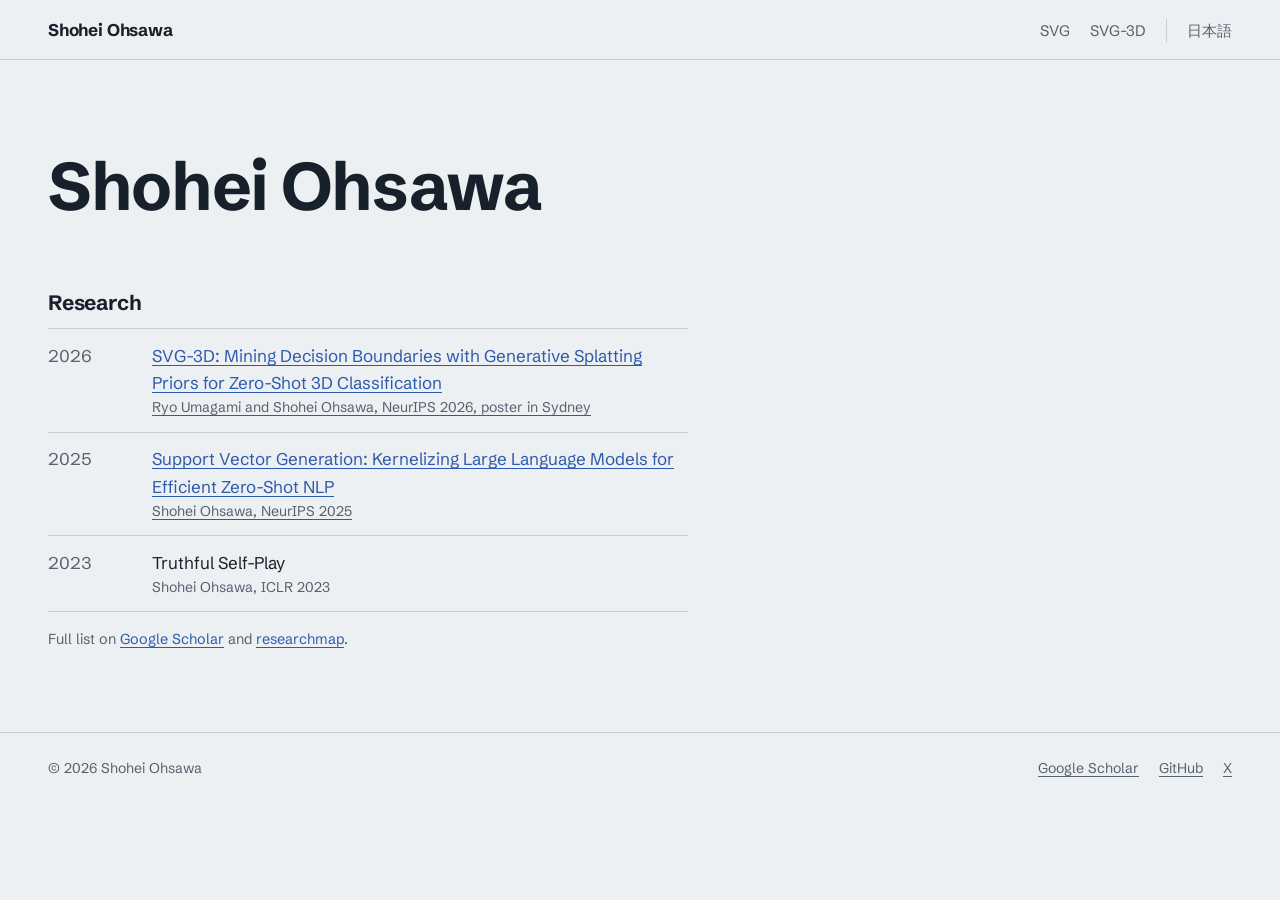
<file: index.html>
<!DOCTYPE html>
<html lang="en">
<head>
<meta charset="utf-8">
<meta name="viewport" content="width=device-width, initial-scale=1">
<title>Shohei Ohsawa</title>
<meta name="description" content="Shohei Ohsawa — machine learning researcher. Support Vector Generation (NeurIPS 2025), SVG-3D (NeurIPS 2026), Truthful Self-Play (ICLR 2023).">
<link rel="canonical" href="https://ohsaworks.com/">
<link rel="alternate" hreflang="en" href="https://ohsaworks.com/">
<link rel="alternate" hreflang="ja" href="https://ohsaworks.com/ja/">
<link rel="alternate" hreflang="x-default" href="https://ohsaworks.com/">
<meta property="og:locale" content="en_US">
<meta property="og:type" content="profile">
<meta property="og:title" content="Shohei Ohsawa">
<meta property="og:description" content="Machine learning researcher. Support Vector Generation (NeurIPS 2025), SVG-3D (NeurIPS 2026).">
<meta property="og:url" content="https://ohsaworks.com/">
<meta name="twitter:card" content="summary">
<link rel="preconnect" href="https://fonts.googleapis.com">
<link rel="preconnect" href="https://fonts.gstatic.com" crossorigin>
<link rel="stylesheet" href="https://fonts.googleapis.com/css2?family=Schibsted+Grotesk:wght@400;500;700&family=STIX+Two+Text:ital@1&display=swap">
<link rel="stylesheet" href="assets/site.css">
<script type="application/ld+json">
{"@context":"https://schema.org","@type":"Person","name":"Shohei Ohsawa","alternateName":"大澤昇平","url":"https://ohsaworks.com/",
 "sameAs":["https://scholar.google.com/citations?user=TrFlIx4AAAAJ","https://researchmap.jp/alembert","https://github.com/Ohsaworks","https://x.com/Ohsaworks"],
 "alumniOf":{"@type":"CollegeOrUniversity","name":"The University of Tokyo"}}
</script>
</head>
<body>
<div class="bar">
  <a class="home" href="./">Shohei Ohsawa</a>
  <nav aria-label="Research">
    <a href="svg/">SVG</a>
    <a href="svg/3d/">SVG-3D</a>
    <a class="lang" href="ja/" hreflang="ja" lang="ja">日本語</a>
  </nav>
</div>

<main>
  <div class="col">
    <header class="home-hero">
      <h1>Shohei Ohsawa</h1>
    </header>

    <section>
      <h2>Research</h2>
      <ul class="series">
        <li><span class="yr">2026</span><a href="svg/3d/">SVG-3D: Mining Decision Boundaries with Generative Splatting Priors for Zero-Shot 3D Classification<small>Ryo Umagami and Shohei Ohsawa, NeurIPS 2026, poster in Sydney</small></a></li>
        <li><span class="yr">2025</span><a href="svg/">Support Vector Generation: Kernelizing Large Language Models for Efficient Zero-Shot NLP<small>Shohei Ohsawa, NeurIPS 2025</small></a></li>
        <li><span class="yr">2023</span><span>Truthful Self-Play<small>Shohei Ohsawa, ICLR 2023</small></span></li>
      </ul>
      <p class="note" style="margin-top:1rem">Full list on <a href="https://scholar.google.com/citations?user=TrFlIx4AAAAJ">Google Scholar</a> and <a href="https://researchmap.jp/alembert">researchmap</a>.</p>
    </section>
  </div>
</main>

<footer>
  <span class="copy">© 2026 Shohei Ohsawa</span>
  <a href="https://scholar.google.com/citations?user=TrFlIx4AAAAJ">Google Scholar</a>
  <a href="https://github.com/Ohsaworks">GitHub</a>
  <a href="https://x.com/Ohsaworks">X</a>
</footer>
<script src="assets/boundary.js"></script>
</body>
</html>
</file>
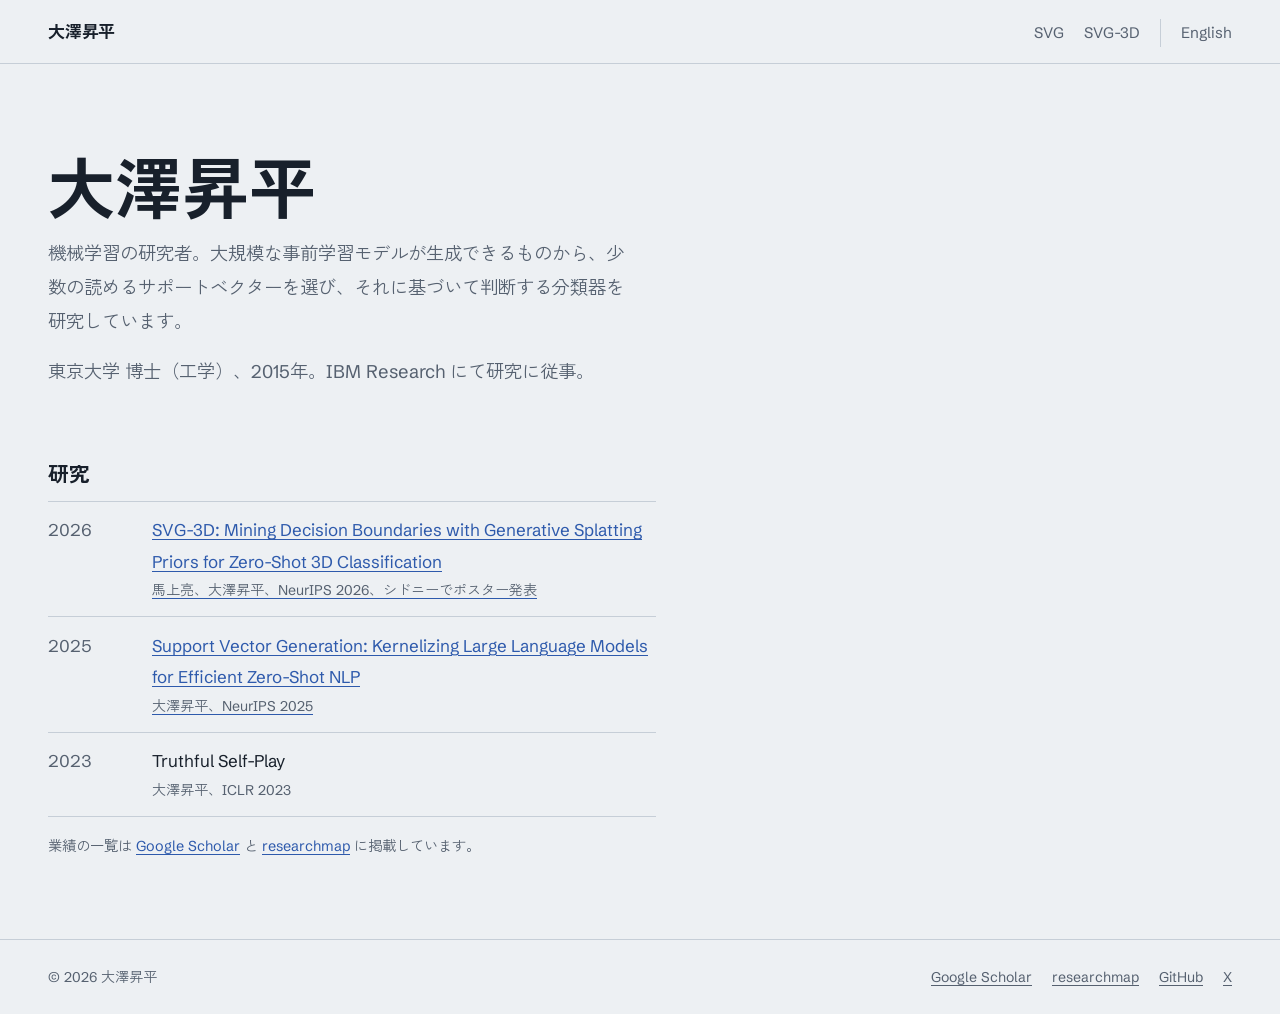
<file: ja/index.html>
<!DOCTYPE html>
<html lang="ja">
<head>
<meta charset="utf-8">
<meta name="viewport" content="width=device-width, initial-scale=1">
<title>大澤昇平（Shohei Ohsawa）</title>
<meta name="description" content="大澤昇平、機械学習の研究者。Support Vector Generation（NeurIPS 2025）、SVG-3D（NeurIPS 2026）、Truthful Self-Play（ICLR 2023）。">
<link rel="canonical" href="https://ohsaworks.com/ja/">
<link rel="alternate" hreflang="en" href="https://ohsaworks.com/">
<link rel="alternate" hreflang="ja" href="https://ohsaworks.com/ja/">
<link rel="alternate" hreflang="x-default" href="https://ohsaworks.com/">
<meta property="og:locale" content="ja_JP">
<meta property="og:type" content="profile">
<meta property="og:title" content="大澤昇平（Shohei Ohsawa）">
<meta property="og:description" content="機械学習の研究者。Support Vector Generation（NeurIPS 2025）、SVG-3D（NeurIPS 2026）。">
<meta property="og:url" content="https://ohsaworks.com/ja/">
<meta name="twitter:card" content="summary">
<link rel="preconnect" href="https://fonts.googleapis.com">
<link rel="preconnect" href="https://fonts.gstatic.com" crossorigin>
<link rel="stylesheet" href="https://fonts.googleapis.com/css2?family=Schibsted+Grotesk:wght@400;500;700&family=STIX+Two+Text:ital@1&family=Zen+Kaku+Gothic+New:wght@400;500;700&display=swap">
<link rel="stylesheet" href="../assets/site.css">
<script type="application/ld+json">
{"@context":"https://schema.org","@type":"Person","name":"大澤昇平","alternateName":"Shohei Ohsawa","url":"https://ohsaworks.com/ja/",
 "sameAs":["https://ohsaworks.com/","https://scholar.google.com/citations?user=TrFlIx4AAAAJ","https://researchmap.jp/alembert","https://github.com/Ohsaworks","https://x.com/Ohsaworks"],
 "alumniOf":{"@type":"CollegeOrUniversity","name":"東京大学"}}
</script>
</head>
<body>
<div class="bar">
  <a class="home" href="./">大澤昇平</a>
  <nav aria-label="研究">
    <a href="svg/">SVG</a>
    <a href="svg/3d/">SVG-3D</a>
    <a class="lang" href="../" hreflang="en" lang="en">English</a>
  </nav>
</div>

<main>
  <div class="col">
    <header class="home-hero">
      <h1>大澤昇平</h1>
      <p>機械学習の研究者。大規模な事前学習モデルが生成できるものから、少数の読めるサポートベクターを選び、それに基づいて判断する分類器を研究しています。</p>
      <p class="note">東京大学 博士（工学）、2015年。IBM Research にて研究に従事。</p>
    </header>

    <section>
      <h2>研究</h2>
      <ul class="series">
        <li><span class="yr">2026</span><a href="svg/3d/">SVG-3D: Mining Decision Boundaries with Generative Splatting Priors for Zero-Shot 3D Classification<small>馬上亮、大澤昇平、NeurIPS 2026、シドニーでポスター発表</small></a></li>
        <li><span class="yr">2025</span><a href="svg/">Support Vector Generation: Kernelizing Large Language Models for Efficient Zero-Shot NLP<small>大澤昇平、NeurIPS 2025</small></a></li>
        <li><span class="yr">2023</span><span>Truthful Self-Play<small>大澤昇平、ICLR 2023</small></span></li>
      </ul>
      <p class="note" style="margin-top:1rem">業績の一覧は <a href="https://scholar.google.com/citations?user=TrFlIx4AAAAJ">Google Scholar</a> と <a href="https://researchmap.jp/alembert">researchmap</a> に掲載しています。</p>
    </section>
  </div>
</main>

<footer>
  <span class="copy">© 2026 大澤昇平</span>
  <a href="https://scholar.google.com/citations?user=TrFlIx4AAAAJ">Google Scholar</a>
  <a href="https://researchmap.jp/alembert">researchmap</a>
  <a href="https://github.com/Ohsaworks">GitHub</a>
  <a href="https://x.com/Ohsaworks">X</a>
</footer>
<script src="../assets/boundary.js"></script>
</body>
</html>
</file>
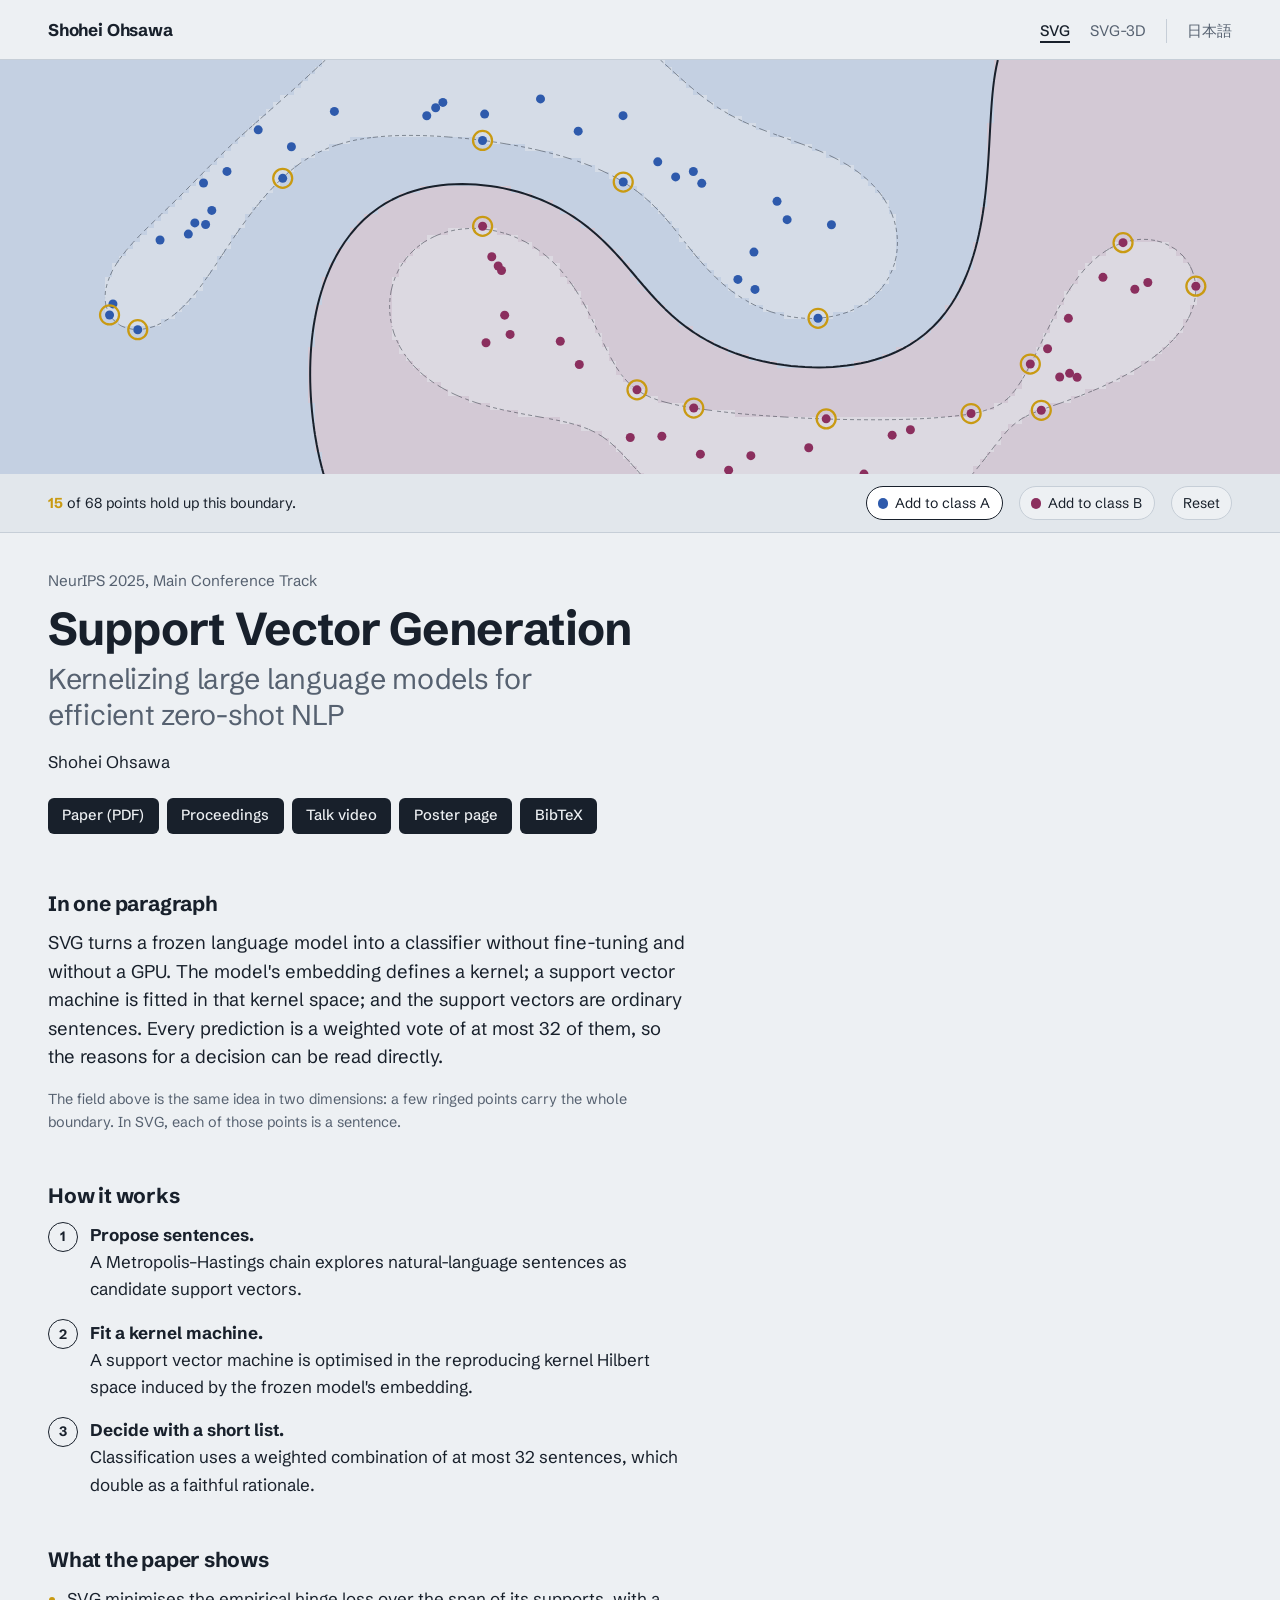
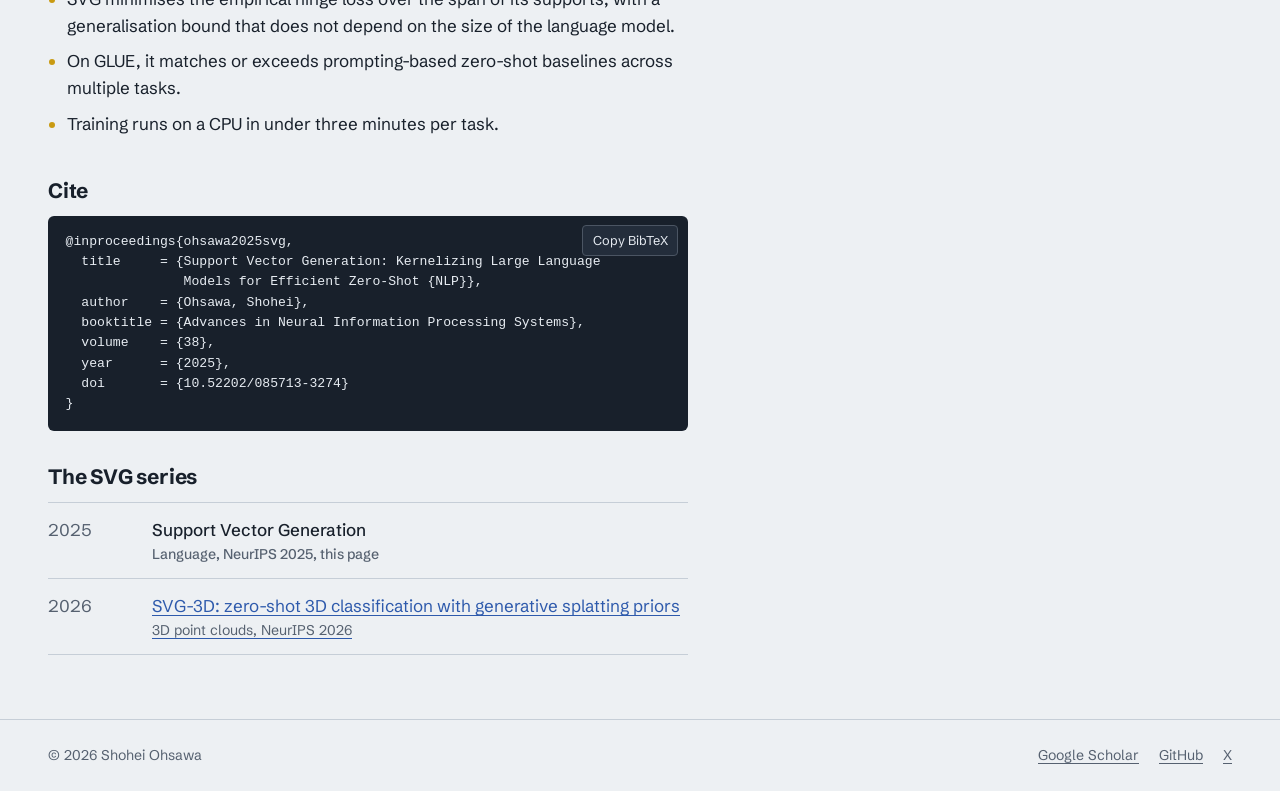
<file: svg/index.html>
<!DOCTYPE html>
<html lang="en">
<head>
<meta charset="utf-8">
<meta name="viewport" content="width=device-width, initial-scale=1">
<title>Support Vector Generation (SVG) — NeurIPS 2025</title>
<meta name="description" content="Support Vector Generation turns a frozen language model into an interpretable, training-free classifier whose decisions rest on at most 32 natural-language support vectors. NeurIPS 2025.">
<link rel="canonical" href="https://ohsaworks.com/svg/">
<link rel="alternate" hreflang="en" href="https://ohsaworks.com/svg/">
<link rel="alternate" hreflang="ja" href="https://ohsaworks.com/ja/svg/">
<link rel="alternate" hreflang="x-default" href="https://ohsaworks.com/svg/">
<meta property="og:locale" content="en_US">
<meta property="og:type" content="article">
<meta property="og:title" content="Support Vector Generation: Kernelizing Large Language Models for Efficient Zero-Shot NLP">
<meta property="og:description" content="A training-free classifier built from a frozen language model. Each decision rests on at most 32 sentences. NeurIPS 2025.">
<meta property="og:url" content="https://ohsaworks.com/svg/">
<meta name="twitter:card" content="summary">
<link rel="preconnect" href="https://fonts.googleapis.com">
<link rel="preconnect" href="https://fonts.gstatic.com" crossorigin>
<link rel="stylesheet" href="https://fonts.googleapis.com/css2?family=Schibsted+Grotesk:wght@400;500;700&family=STIX+Two+Text:ital@1&display=swap">
<link rel="stylesheet" href="../assets/site.css">
</head>
<body>
<div class="bar">
  <a class="home" href="../">Shohei Ohsawa</a>
  <nav aria-label="Research">
    <a href="./" aria-current="page">SVG</a>
    <a href="3d/">SVG-3D</a>
    <a class="lang" href="../ja/svg/" hreflang="ja" lang="ja">日本語</a>
  </nav>
</div>

<div class="field">
  <canvas data-boundary="points" role="img" aria-label="Interactive illustration: two classes of points separated by a kernel decision boundary, with the support vectors ringed. Click to add points."></canvas>
  <div class="field-controls">
    <span class="status" data-status aria-live="polite"></span>
    <button type="button" class="chip" data-class="1" aria-pressed="true"><span class="dot a"></span>Add to class A</button>
    <button type="button" class="chip" data-class="-1" aria-pressed="false"><span class="dot b"></span>Add to class B</button>
    <button type="button" class="chip" data-reset>Reset</button>
  </div>
</div>

<main>
  <div class="col">
    <header class="paper">
      <p class="venue">NeurIPS 2025, Main Conference Track</p>
      <h1>Support Vector Generation
        <span class="sub">Kernelizing large language models for efficient zero-shot NLP</span></h1>
      <p class="authors">Shohei Ohsawa</p>
      <ul class="links">
        <li><a href="https://proceedings.neurips.cc/paper_files/paper/2025/file/8ce291bd0bcbe06da618ac2f630dbaa3-Paper-Conference.pdf">Paper (PDF)</a></li>
        <li><a href="https://papers.nips.cc/paper_files/paper/2025/hash/8ce291bd0bcbe06da618ac2f630dbaa3-Abstract-Conference.html">Proceedings</a></li>
        <li><a href="https://slideslive.com/39051787">Talk video</a></li>
        <li><a href="https://neurips.cc/virtual/2025/poster/115463">Poster page</a></li>
        <li><a href="#cite">BibTeX</a></li>
      </ul>
    </header>

    <section>
      <h2>In one paragraph</h2>
      <p class="lede">SVG turns a frozen language model into a classifier without fine-tuning and without a GPU. The model's embedding defines a kernel; a support vector machine is fitted in that kernel space; and the support vectors are ordinary sentences. Every prediction is a weighted vote of at most 32 of them, so the reasons for a decision can be read directly.</p>
      <p class="note">The field above is the same idea in two dimensions: a few ringed points carry the whole boundary. In SVG, each of those points is a sentence.</p>
    </section>

    <section>
      <h2>How it works</h2>
      <ol class="steps">
        <li><b>Propose sentences.</b> A Metropolis–Hastings chain explores natural-language sentences as candidate support vectors.</li>
        <li><b>Fit a kernel machine.</b> A support vector machine is optimised in the reproducing kernel Hilbert space induced by the frozen model's embedding.</li>
        <li><b>Decide with a short list.</b> Classification uses a weighted combination of at most 32 sentences, which double as a faithful rationale.</li>
      </ol>
    </section>

    <section>
      <h2>What the paper shows</h2>
      <ul class="findings">
        <li>SVG minimises the empirical hinge loss over the span of its supports, with a generalisation bound that does not depend on the size of the language model.</li>
        <li>On GLUE, it matches or exceeds prompting-based zero-shot baselines across multiple tasks.</li>
        <li>Training runs on a CPU in under three minutes per task.</li>
      </ul>
    </section>

    <section id="cite">
      <h2>Cite</h2>
      <div class="cite">
        <button type="button" data-copy="bib-svg">Copy BibTeX</button>
<pre id="bib-svg">@inproceedings{ohsawa2025svg,
  title     = {Support Vector Generation: Kernelizing Large Language
               Models for Efficient Zero-Shot {NLP}},
  author    = {Ohsawa, Shohei},
  booktitle = {Advances in Neural Information Processing Systems},
  volume    = {38},
  year      = {2025},
  doi       = {10.52202/085713-3274}
}</pre>
      </div>
    </section>

    <section>
      <h2>The SVG series</h2>
      <ul class="series">
        <li><span class="yr">2025</span><span class="here">Support Vector Generation<small>Language, NeurIPS 2025, this page</small></span></li>
        <li><span class="yr">2026</span><a href="3d/">SVG-3D: zero-shot 3D classification with generative splatting priors<small>3D point clouds, NeurIPS 2026</small></a></li>
      </ul>
    </section>
  </div>
</main>

<footer>
  <span class="copy">© 2026 Shohei Ohsawa</span>
  <a href="https://scholar.google.com/citations?user=TrFlIx4AAAAJ">Google Scholar</a>
  <a href="https://github.com/Ohsaworks">GitHub</a>
  <a href="https://x.com/Ohsaworks">X</a>
</footer>
<script src="../assets/boundary.js"></script>
</body>
</html>
</file>
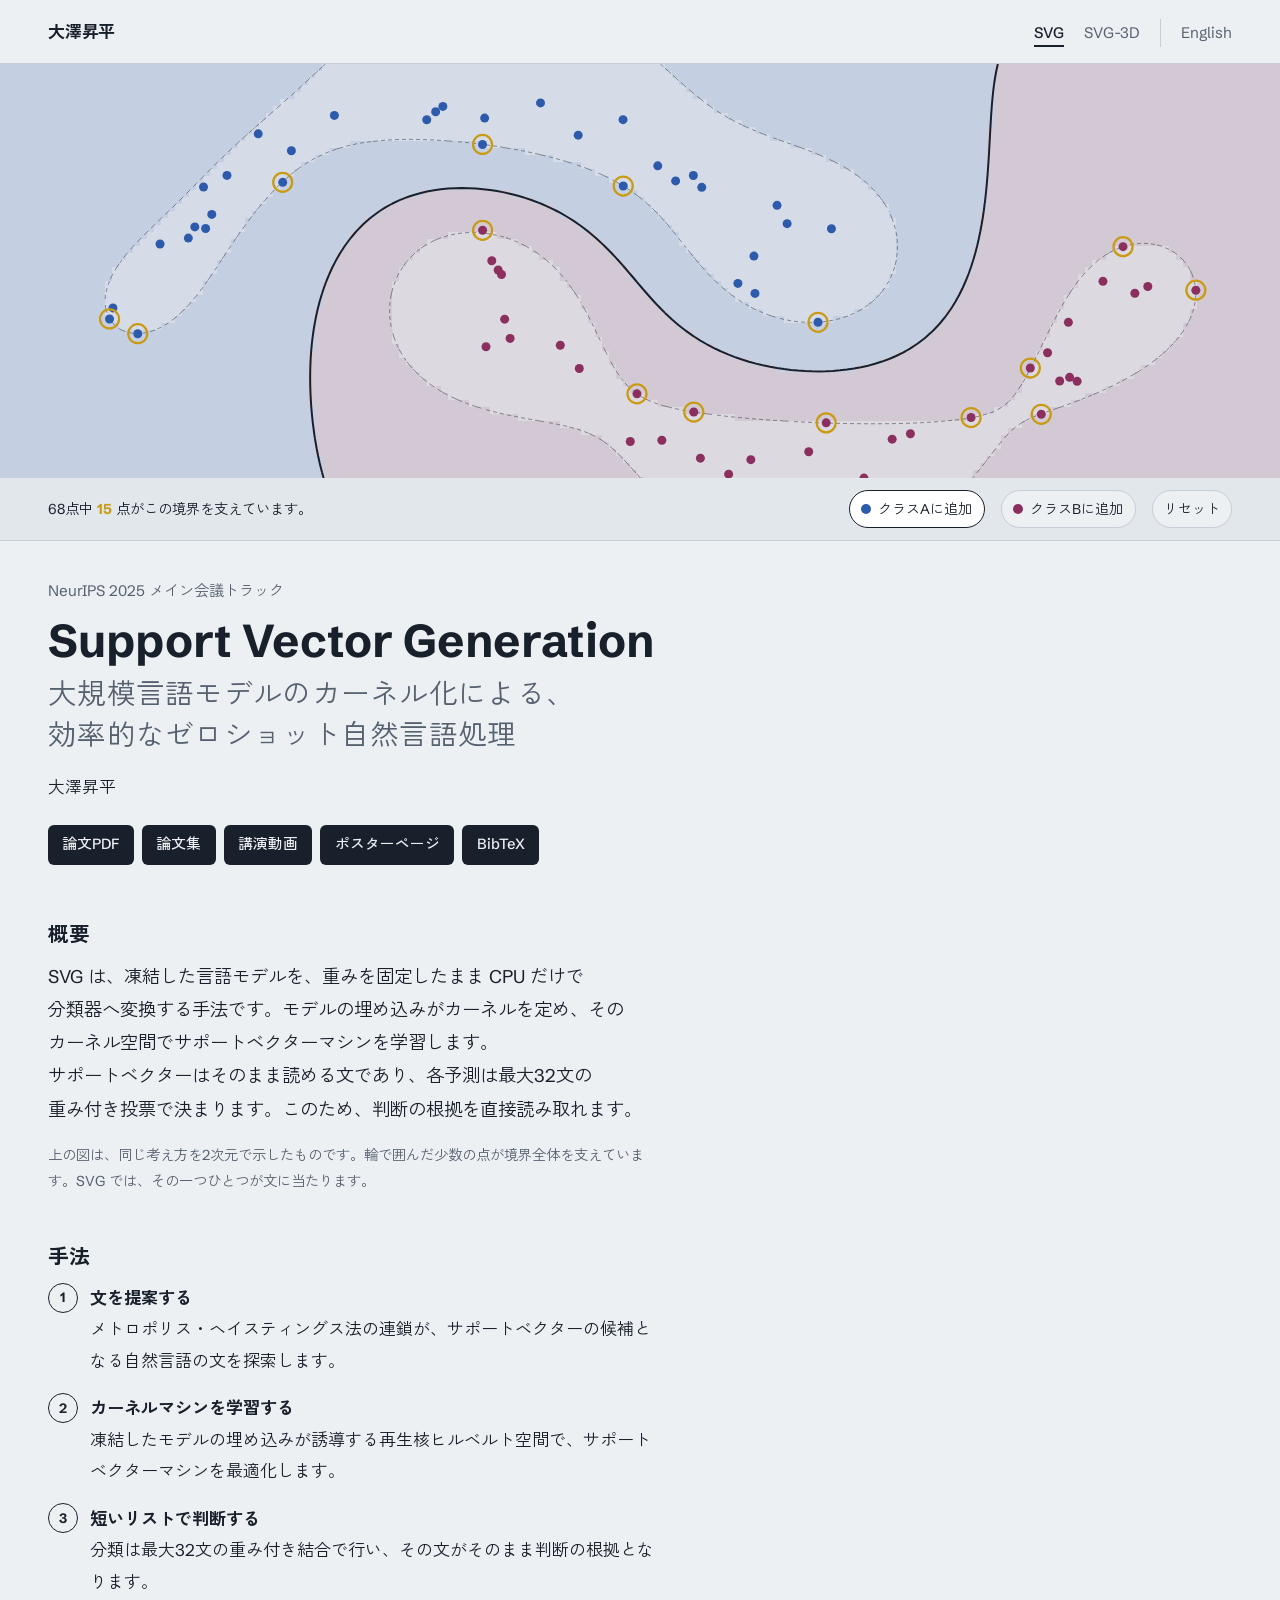
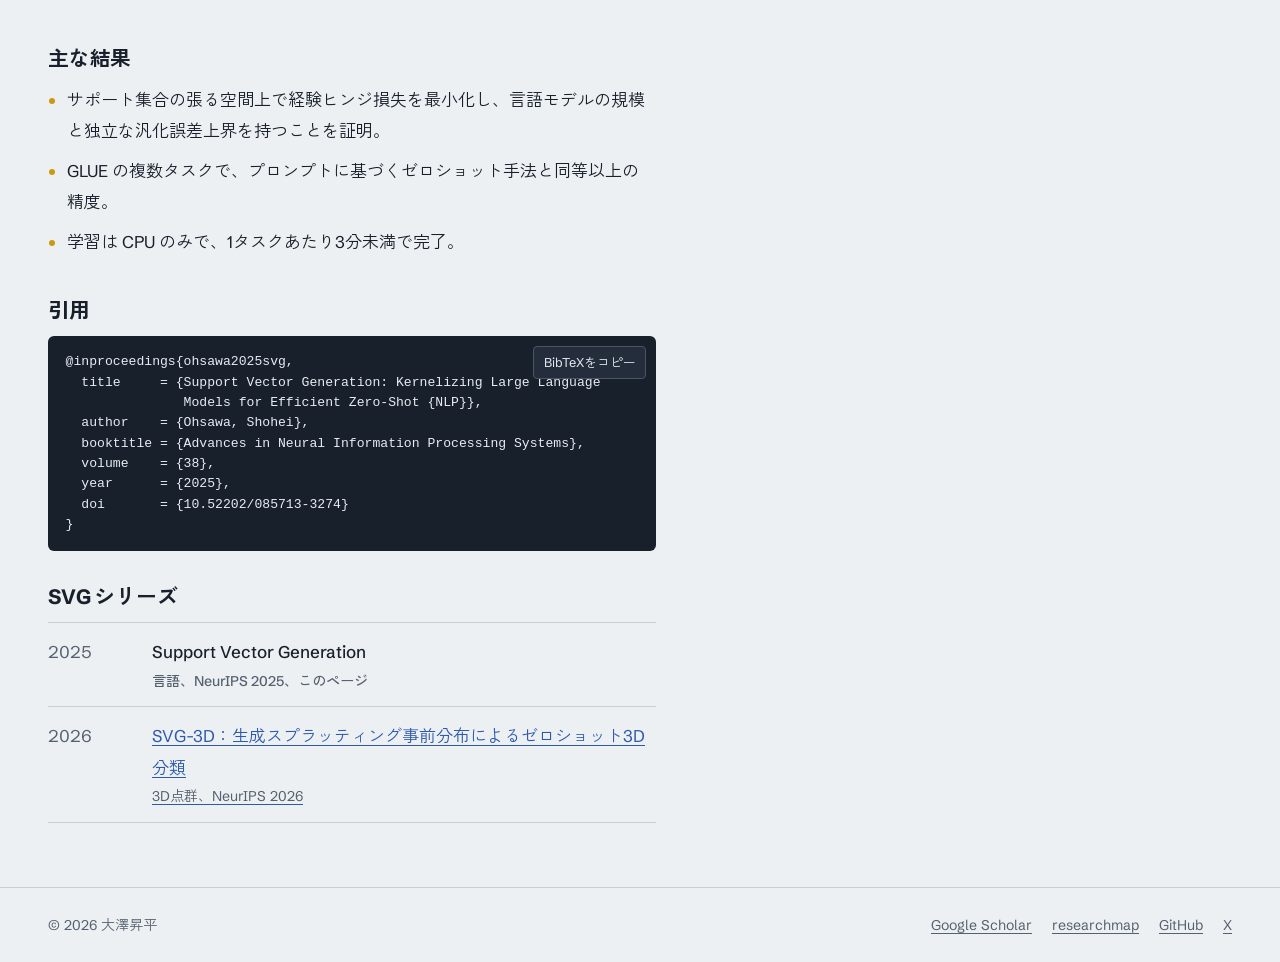
<file: ja/svg/index.html>
<!DOCTYPE html>
<html lang="ja">
<head>
<meta charset="utf-8">
<meta name="viewport" content="width=device-width, initial-scale=1">
<title>Support Vector Generation（SVG）— NeurIPS 2025｜大澤昇平</title>
<meta name="description" content="Support Vector Generation は、凍結した言語モデルを、最大32文の自然言語サポートベクターで判断する解釈可能な分類器へ変換する手法。NeurIPS 2025 採択。">
<link rel="canonical" href="https://ohsaworks.com/ja/svg/">
<link rel="alternate" hreflang="en" href="https://ohsaworks.com/svg/">
<link rel="alternate" hreflang="ja" href="https://ohsaworks.com/ja/svg/">
<link rel="alternate" hreflang="x-default" href="https://ohsaworks.com/svg/">
<meta property="og:locale" content="ja_JP">
<meta property="og:type" content="article">
<meta property="og:title" content="Support Vector Generation: Kernelizing Large Language Models for Efficient Zero-Shot NLP">
<meta property="og:description" content="凍結した言語モデルから、学習不要の分類器を構成。各判断の根拠は最大32文。NeurIPS 2025。">
<meta property="og:url" content="https://ohsaworks.com/ja/svg/">
<meta name="twitter:card" content="summary">
<link rel="preconnect" href="https://fonts.googleapis.com">
<link rel="preconnect" href="https://fonts.gstatic.com" crossorigin>
<link rel="stylesheet" href="https://fonts.googleapis.com/css2?family=Schibsted+Grotesk:wght@400;500;700&family=STIX+Two+Text:ital@1&family=Zen+Kaku+Gothic+New:wght@400;500;700&display=swap">
<link rel="stylesheet" href="../../assets/site.css">
</head>
<body>
<div class="bar">
  <a class="home" href="../">大澤昇平</a>
  <nav aria-label="研究">
    <a href="./" aria-current="page">SVG</a>
    <a href="3d/">SVG-3D</a>
    <a class="lang" href="../../svg/" hreflang="en" lang="en">English</a>
  </nav>
</div>

<div class="field">
  <canvas data-boundary="points" role="img" aria-label="操作できる図：2クラスの点をカーネルの決定境界が分け、サポートベクターを輪で示す。クリックで点を追加できる。"></canvas>
  <div class="field-controls">
    <span class="status" data-status aria-live="polite"></span>
    <button type="button" class="chip" data-class="1" aria-pressed="true"><span class="dot a"></span>クラスAに追加</button>
    <button type="button" class="chip" data-class="-1" aria-pressed="false"><span class="dot b"></span>クラスBに追加</button>
    <button type="button" class="chip" data-reset>リセット</button>
  </div>
</div>

<main>
  <div class="col">
    <header class="paper">
      <p class="venue">NeurIPS 2025 メイン会議トラック</p>
      <h1>Support Vector Generation
        <span class="sub">大規模言語モデルのカーネル化による、効率的なゼロショット自然言語処理</span></h1>
      <p class="authors">大澤昇平</p>
      <ul class="links">
        <li><a href="https://proceedings.neurips.cc/paper_files/paper/2025/file/8ce291bd0bcbe06da618ac2f630dbaa3-Paper-Conference.pdf">論文PDF</a></li>
        <li><a href="https://papers.nips.cc/paper_files/paper/2025/hash/8ce291bd0bcbe06da618ac2f630dbaa3-Abstract-Conference.html">論文集</a></li>
        <li><a href="https://slideslive.com/39051787">講演動画</a></li>
        <li><a href="https://neurips.cc/virtual/2025/poster/115463">ポスターページ</a></li>
        <li><a href="#cite">BibTeX</a></li>
      </ul>
    </header>

    <section>
      <h2>概要</h2>
      <p class="lede">SVG は、凍結した言語モデルを、重みを固定したまま CPU だけで分類器へ変換する手法です。モデルの埋め込みがカーネルを定め、そのカーネル空間でサポートベクターマシンを学習します。サポートベクターはそのまま読める文であり、各予測は最大32文の重み付き投票で決まります。このため、判断の根拠を直接読み取れます。</p>
      <p class="note">上の図は、同じ考え方を2次元で示したものです。輪で囲んだ少数の点が境界全体を支えています。SVG では、その一つひとつが文に当たります。</p>
    </section>

    <section>
      <h2>手法</h2>
      <ol class="steps">
        <li><b>文を提案する</b>メトロポリス・ヘイスティングス法の連鎖が、サポートベクターの候補となる自然言語の文を探索します。</li>
        <li><b>カーネルマシンを学習する</b>凍結したモデルの埋め込みが誘導する再生核ヒルベルト空間で、サポートベクターマシンを最適化します。</li>
        <li><b>短いリストで判断する</b>分類は最大32文の重み付き結合で行い、その文がそのまま判断の根拠となります。</li>
      </ol>
    </section>

    <section>
      <h2>主な結果</h2>
      <ul class="findings">
        <li>サポート集合の張る空間上で経験ヒンジ損失を最小化し、言語モデルの規模と独立な汎化誤差上界を持つことを証明。</li>
        <li>GLUE の複数タスクで、プロンプトに基づくゼロショット手法と同等以上の精度。</li>
        <li>学習は CPU のみで、1タスクあたり3分未満で完了。</li>
      </ul>
    </section>

    <section id="cite">
      <h2>引用</h2>
      <div class="cite">
        <button type="button" data-copy="bib-svg">BibTeXをコピー</button>
<pre id="bib-svg">@inproceedings{ohsawa2025svg,
  title     = {Support Vector Generation: Kernelizing Large Language
               Models for Efficient Zero-Shot {NLP}},
  author    = {Ohsawa, Shohei},
  booktitle = {Advances in Neural Information Processing Systems},
  volume    = {38},
  year      = {2025},
  doi       = {10.52202/085713-3274}
}</pre>
      </div>
    </section>

    <section>
      <h2>SVG シリーズ</h2>
      <ul class="series">
        <li><span class="yr">2025</span><span class="here">Support Vector Generation<small>言語、NeurIPS 2025、このページ</small></span></li>
        <li><span class="yr">2026</span><a href="3d/">SVG-3D：生成スプラッティング事前分布によるゼロショット3D分類<small>3D点群、NeurIPS 2026</small></a></li>
      </ul>
    </section>
  </div>
</main>

<footer>
  <span class="copy">© 2026 大澤昇平</span>
  <a href="https://scholar.google.com/citations?user=TrFlIx4AAAAJ">Google Scholar</a>
  <a href="https://researchmap.jp/alembert">researchmap</a>
  <a href="https://github.com/Ohsaworks">GitHub</a>
  <a href="https://x.com/Ohsaworks">X</a>
</footer>
<script src="../../assets/boundary.js"></script>
</body>
</html>
</file>
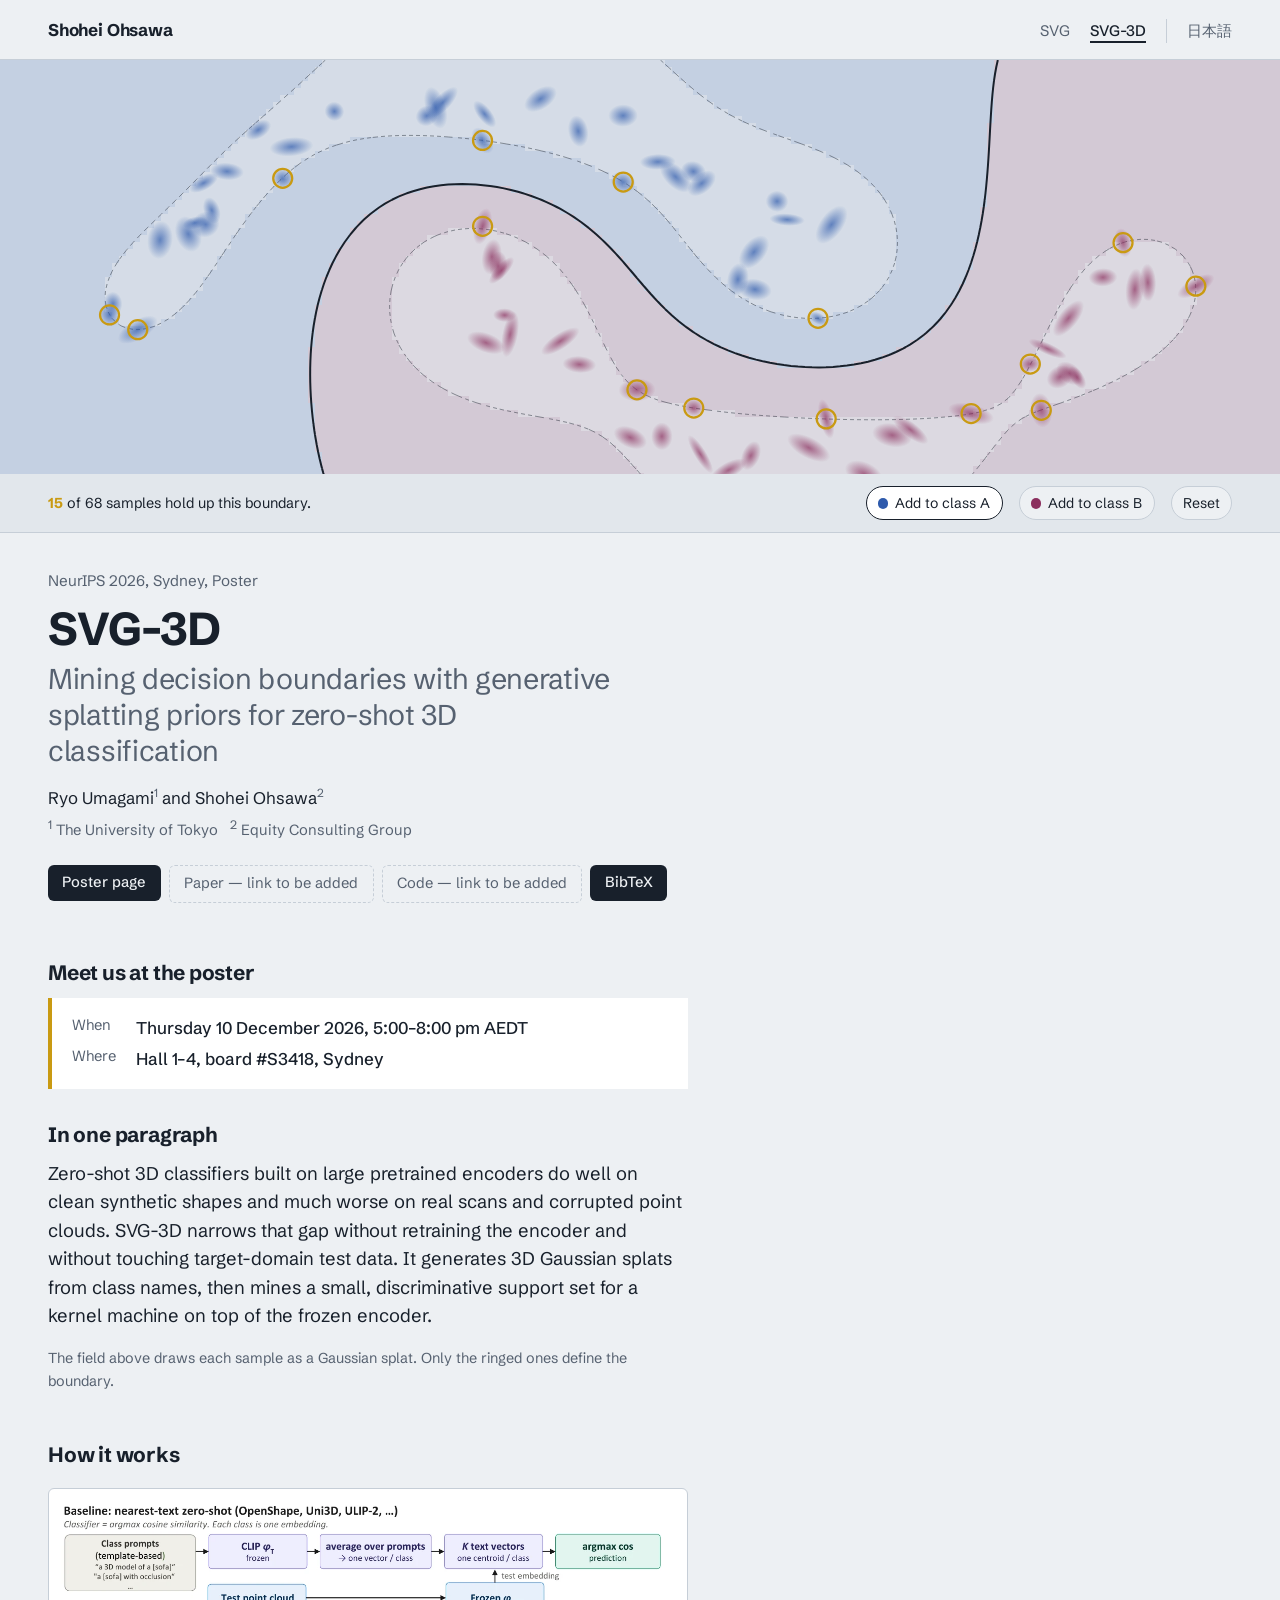
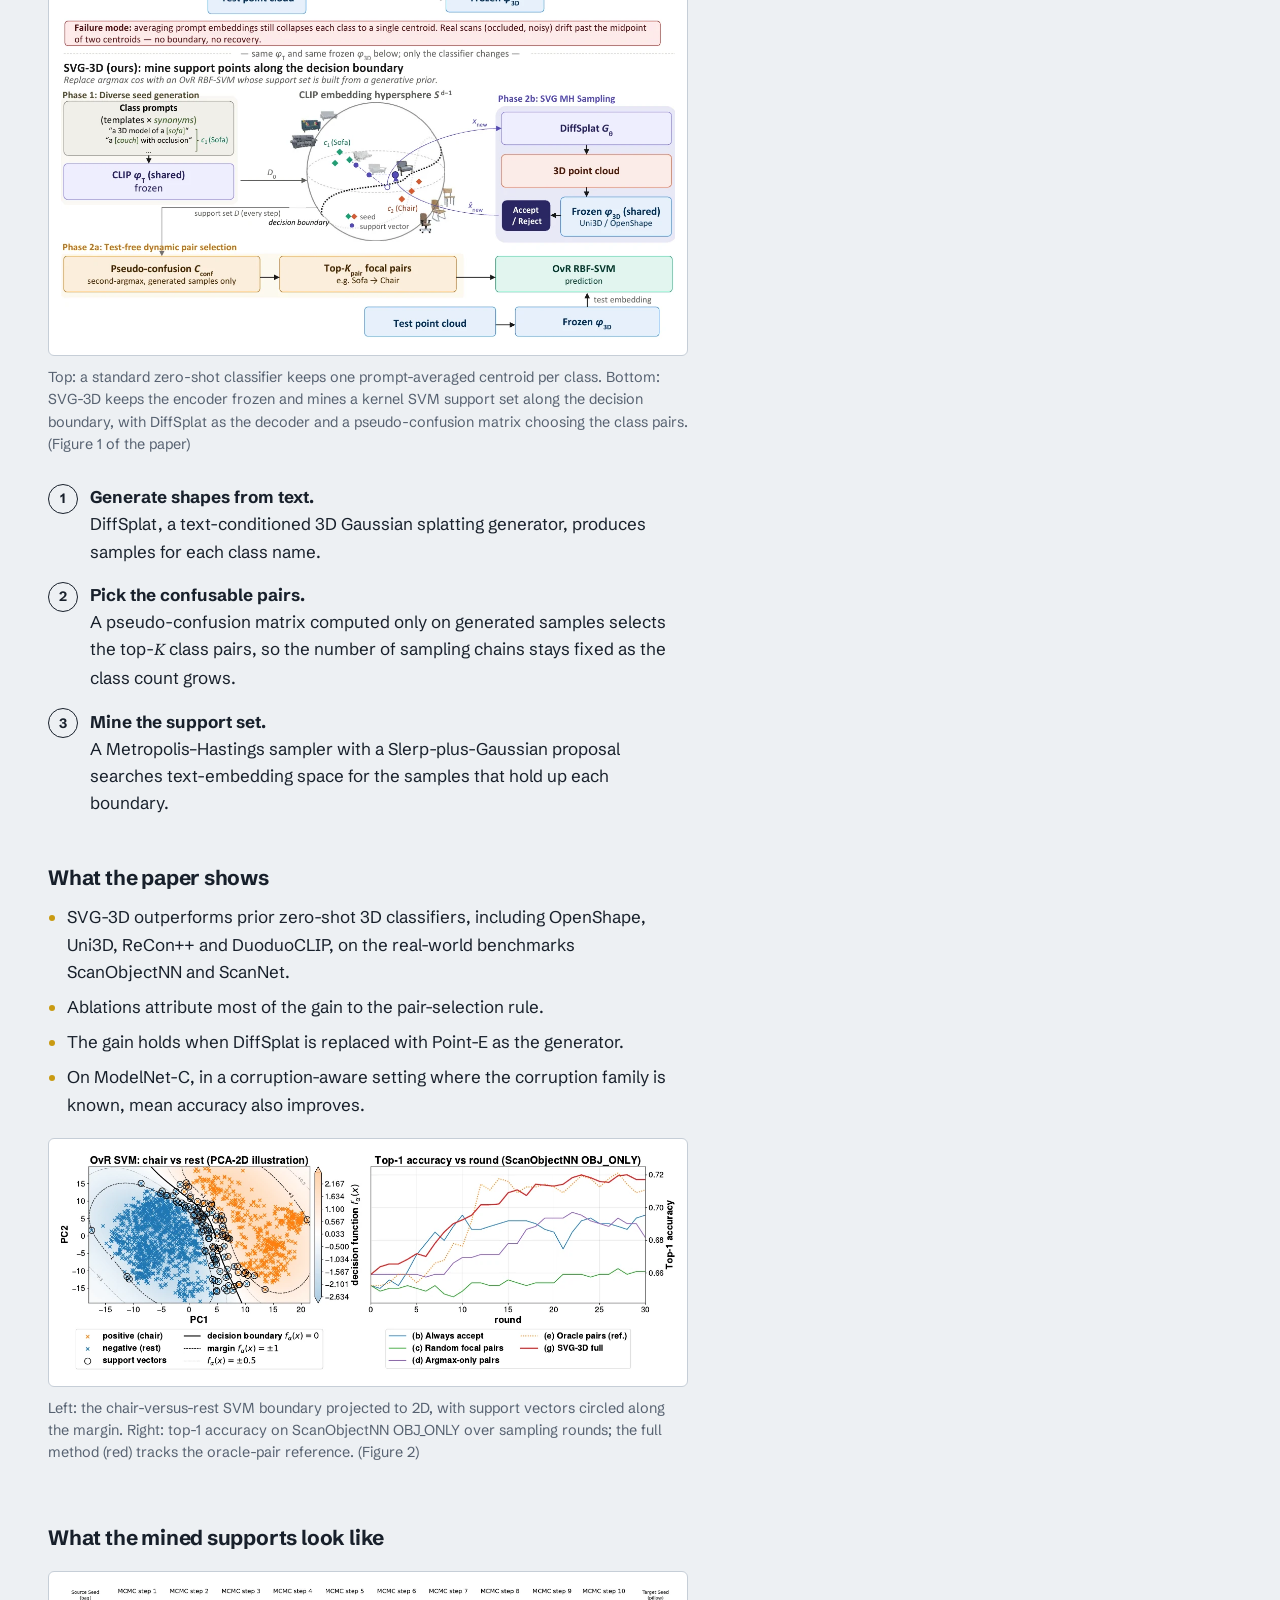
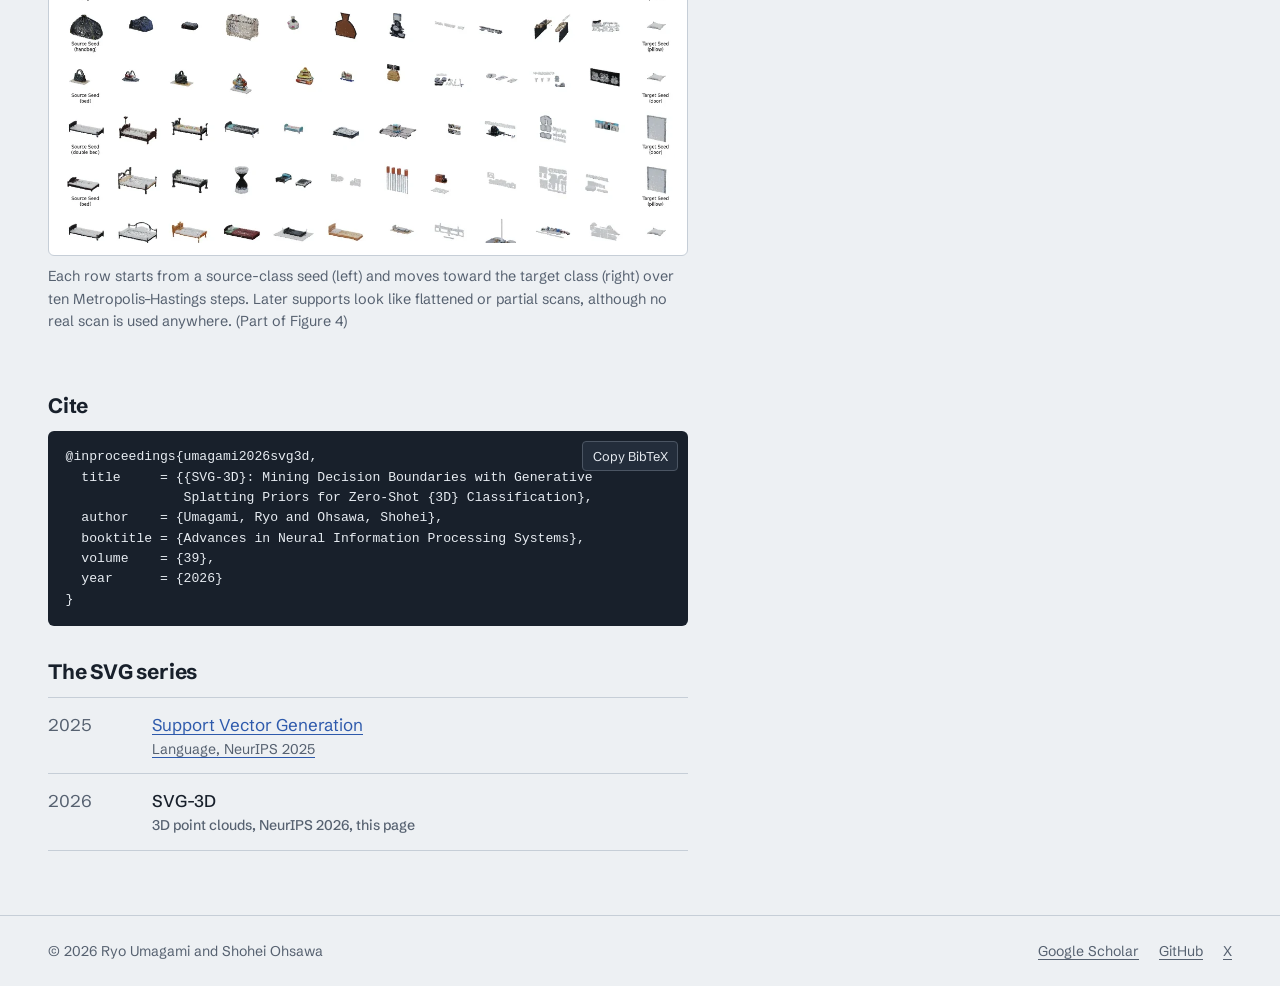
<file: svg/3d/index.html>
<!DOCTYPE html>
<html lang="en">
<head>
<meta charset="utf-8">
<meta name="viewport" content="width=device-width, initial-scale=1">
<title>SVG-3D — Zero-Shot 3D Classification with Generative Splatting Priors — NeurIPS 2026</title>
<meta name="description" content="SVG-3D extends Support Vector Generation to 3D: it mines a kernel-machine support set from a frozen encoder with 3D Gaussian splats generated from text, closing the real-world gap in zero-shot point cloud classification. NeurIPS 2026.">
<link rel="canonical" href="https://ohsaworks.com/svg/3d/">
<link rel="alternate" hreflang="en" href="https://ohsaworks.com/svg/3d/">
<link rel="alternate" hreflang="ja" href="https://ohsaworks.com/ja/svg/3d/">
<link rel="alternate" hreflang="x-default" href="https://ohsaworks.com/svg/3d/">
<meta property="og:locale" content="en_US">
<meta property="og:type" content="article">
<meta property="og:title" content="SVG-3D: Mining Decision Boundaries with Generative Splatting Priors for Zero-Shot 3D Classification">
<meta property="og:description" content="The first 3D extension of Support Vector Generation. Poster at NeurIPS 2026, Sydney.">
<meta property="og:url" content="https://ohsaworks.com/svg/3d/">
<meta name="twitter:card" content="summary">
<link rel="preconnect" href="https://fonts.googleapis.com">
<link rel="preconnect" href="https://fonts.gstatic.com" crossorigin>
<link rel="stylesheet" href="https://fonts.googleapis.com/css2?family=Schibsted+Grotesk:wght@400;500;700&family=STIX+Two+Text:ital@1&display=swap">
<link rel="stylesheet" href="../../assets/site.css">
</head>
<body>
<div class="bar">
  <a class="home" href="../../">Shohei Ohsawa</a>
  <nav aria-label="Research">
    <a href="../">SVG</a>
    <a href="./" aria-current="page">SVG-3D</a>
    <a class="lang" href="../../ja/svg/3d/" hreflang="ja" lang="ja">日本語</a>
  </nav>
</div>

<div class="field">
  <canvas data-boundary="splats" role="img" aria-label="Interactive illustration: samples drawn as soft Gaussian splats in two classes, separated by a kernel decision boundary, with the support set ringed. Click to add samples."></canvas>
  <div class="field-controls">
    <span class="status" data-status aria-live="polite"></span>
    <button type="button" class="chip" data-class="1" aria-pressed="true"><span class="dot a"></span>Add to class A</button>
    <button type="button" class="chip" data-class="-1" aria-pressed="false"><span class="dot b"></span>Add to class B</button>
    <button type="button" class="chip" data-reset>Reset</button>
  </div>
</div>

<main>
  <div class="col">
    <header class="paper">
      <p class="venue">NeurIPS 2026, Sydney, Poster</p>
      <h1>SVG-3D
        <span class="sub">Mining decision boundaries with generative splatting priors for zero-shot 3D classification</span></h1>
      <p class="authors">Ryo Umagami<sup>1</sup> and Shohei Ohsawa<sup>2</sup></p>
      <p class="affil"><sup>1</sup> The University of Tokyo &nbsp; <sup>2</sup> Equity Consulting Group</p>
      <ul class="links">
        <li><a href="https://neurips.cc/virtual/2026/poster/152771">Poster page</a></li>
        <li><span>Paper — link to be added</span></li>
        <li><span>Code — link to be added</span></li>
        <li><a href="#cite">BibTeX</a></li>
      </ul>
    </header>

    <section>
      <h2>Meet us at the poster</h2>
      <dl class="poster">
        <dt>When</dt><dd>Thursday 10 December 2026, 5:00–8:00 pm AEDT</dd>
        <dt>Where</dt><dd>Hall 1–4, board #S3418, Sydney</dd>
      </dl>
    </section>

    <section>
      <h2>In one paragraph</h2>
      <p class="lede">Zero-shot 3D classifiers built on large pretrained encoders do well on clean synthetic shapes and much worse on real scans and corrupted point clouds. SVG-3D narrows that gap without retraining the encoder and without touching target-domain test data. It generates 3D Gaussian splats from class names, then mines a small, discriminative support set for a kernel machine on top of the frozen encoder.</p>
      <p class="note">The field above draws each sample as a Gaussian splat. Only the ringed ones define the boundary.</p>
    </section>

    <section>
      <h2>How it works</h2>
      <figure class="fig">
        <img src="img/overview.webp" width="1210" height="872" alt="Diagram comparing a nearest-text zero-shot classifier with the SVG-3D pipeline: class prompts, CLIP text encoder, Metropolis–Hastings sampling with DiffSplat, pseudo-confusion pair selection and a one-vs-rest RBF SVM." loading="lazy" decoding="async">
        <figcaption>Top: a standard zero-shot classifier keeps one prompt-averaged centroid per class. Bottom: SVG-3D keeps the encoder frozen and mines a kernel SVM support set along the decision boundary, with DiffSplat as the decoder and a pseudo-confusion matrix choosing the class pairs. (Figure 1 of the paper)</figcaption>
      </figure>
      <ol class="steps">
        <li><b>Generate shapes from text.</b> DiffSplat, a text-conditioned 3D Gaussian splatting generator, produces samples for each class name.</li>
        <li><b>Pick the confusable pairs.</b> A pseudo-confusion matrix computed only on generated samples selects the top-<span class="math">K</span> class pairs, so the number of sampling chains stays fixed as the class count grows.</li>
        <li><b>Mine the support set.</b> A Metropolis–Hastings sampler with a Slerp-plus-Gaussian proposal searches text-embedding space for the samples that hold up each boundary.</li>
      </ol>
    </section>

    <section>
      <h2>What the paper shows</h2>
      <ul class="findings">
        <li>SVG-3D outperforms prior zero-shot 3D classifiers, including OpenShape, Uni3D, ReCon++ and DuoduoCLIP, on the real-world benchmarks ScanObjectNN and ScanNet.</li>
        <li>Ablations attribute most of the gain to the pair-selection rule.</li>
        <li>The gain holds when DiffSplat is replaced with Point-E as the generator.</li>
        <li>On ModelNet-C, in a corruption-aware setting where the corruption family is known, mean accuracy also improves.</li>
      </ul>
      <figure class="fig">
        <img src="img/boundary.webp" width="1210" height="440" alt="Left: 2D projection of the chair-versus-rest SVM boundary with support vectors circled. Right: top-1 accuracy over sampling rounds for five ablation settings." loading="lazy" decoding="async">
        <figcaption>Left: the chair-versus-rest SVM boundary projected to 2D, with support vectors circled along the margin. Right: top-1 accuracy on ScanObjectNN OBJ_ONLY over sampling rounds; the full method (red) tracks the oracle-pair reference. (Figure 2)</figcaption>
      </figure>
    </section>

    <section>
      <h2>What the mined supports look like</h2>
      <figure class="fig">
        <img src="img/trajectories.webp" width="1185" height="500" alt="Grid of decoded 3D supports: each row moves from a source-class seed on the left to a target-class seed on the right over ten sampling steps." loading="lazy" decoding="async">
        <figcaption>Each row starts from a source-class seed (left) and moves toward the target class (right) over ten Metropolis–Hastings steps. Later supports look like flattened or partial scans, although no real scan is used anywhere. (Part of Figure 4)</figcaption>
      </figure>
    </section>

    <section id="cite">
      <h2>Cite</h2>
      <div class="cite">
        <button type="button" data-copy="bib-svg3d">Copy BibTeX</button>
<pre id="bib-svg3d">@inproceedings{umagami2026svg3d,
  title     = {{SVG-3D}: Mining Decision Boundaries with Generative
               Splatting Priors for Zero-Shot {3D} Classification},
  author    = {Umagami, Ryo and Ohsawa, Shohei},
  booktitle = {Advances in Neural Information Processing Systems},
  volume    = {39},
  year      = {2026}
}</pre>
      </div>
    </section>

    <section>
      <h2>The SVG series</h2>
      <ul class="series">
        <li><span class="yr">2025</span><a href="../">Support Vector Generation<small>Language, NeurIPS 2025</small></a></li>
        <li><span class="yr">2026</span><span class="here">SVG-3D<small>3D point clouds, NeurIPS 2026, this page</small></span></li>
      </ul>
    </section>
  </div>
</main>

<footer>
  <span class="copy">© 2026 Ryo Umagami and Shohei Ohsawa</span>
  <a href="https://scholar.google.com/citations?user=TrFlIx4AAAAJ">Google Scholar</a>
  <a href="https://github.com/Ohsaworks">GitHub</a>
  <a href="https://x.com/Ohsaworks">X</a>
</footer>
<script src="../../assets/boundary.js"></script>
</body>
</html>
</file>
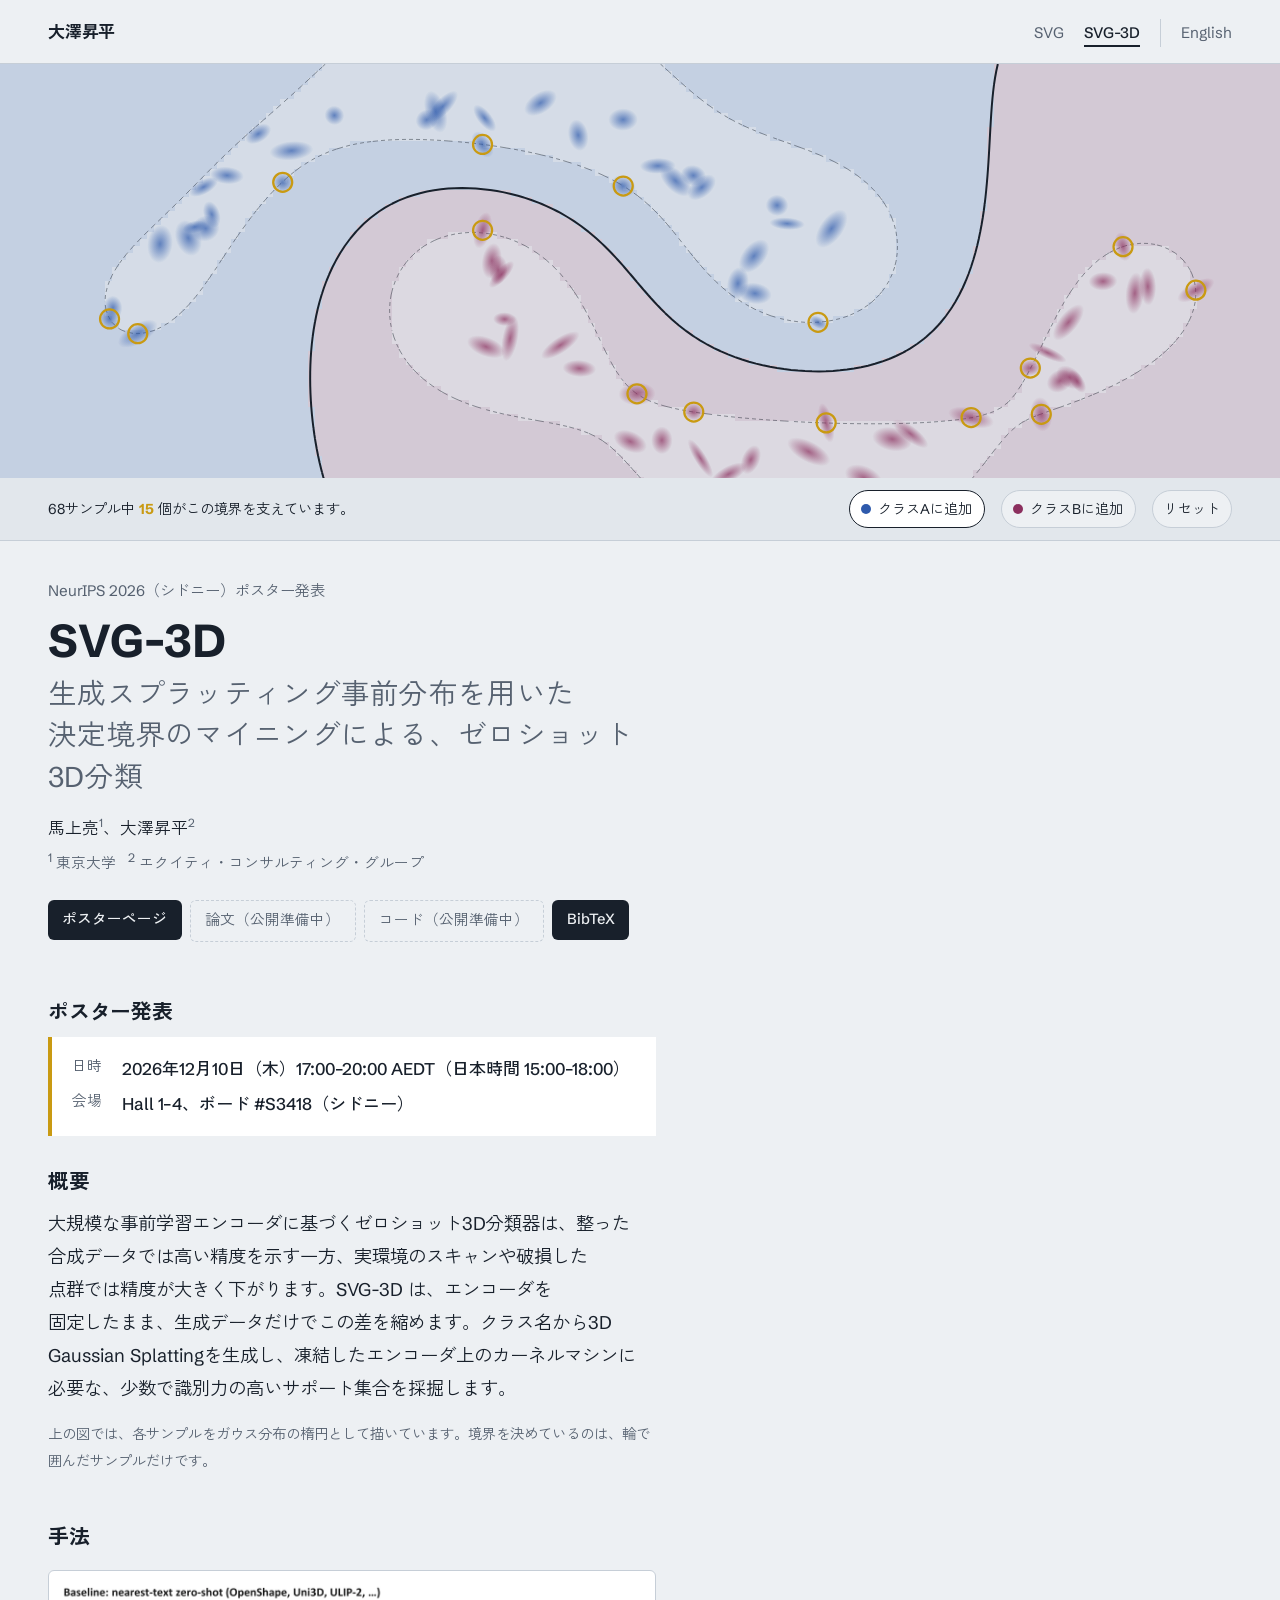
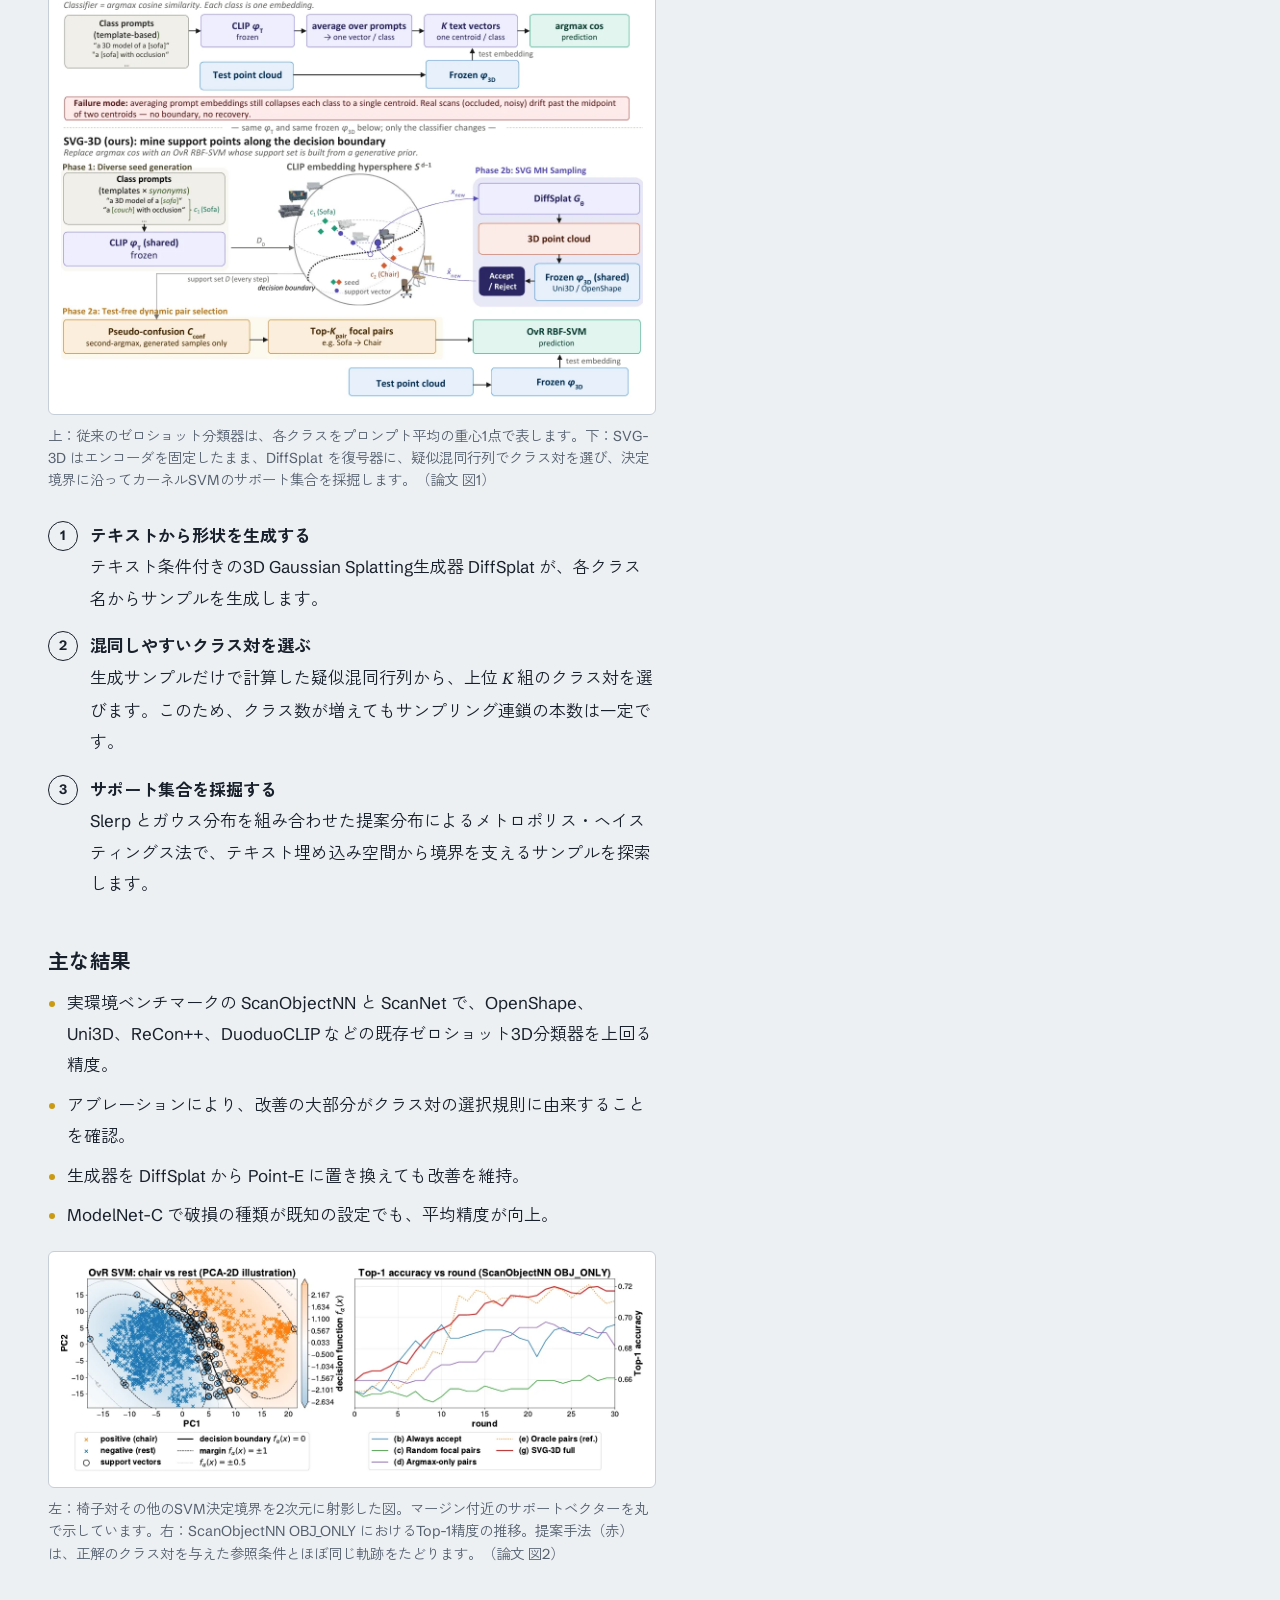
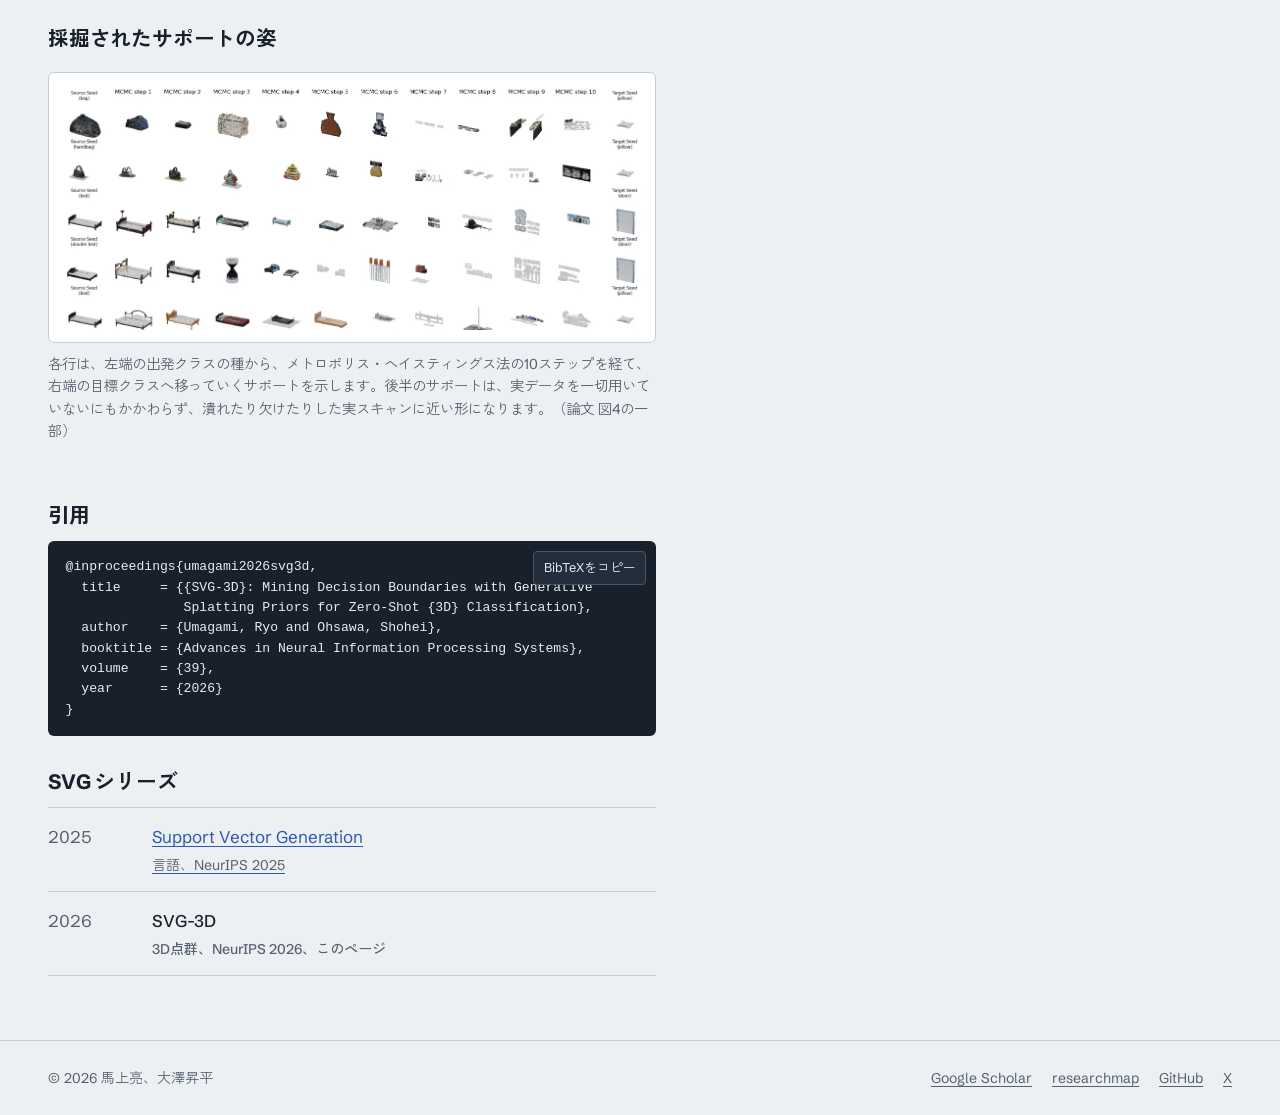
<file: ja/svg/3d/index.html>
<!DOCTYPE html>
<html lang="ja">
<head>
<meta charset="utf-8">
<meta name="viewport" content="width=device-width, initial-scale=1">
<title>SVG-3D：生成スプラッティング事前分布によるゼロショット3D分類 — NeurIPS 2026｜大澤昇平</title>
<meta name="description" content="SVG-3D は Support Vector Generation を3Dへ拡張した手法。テキストから生成した3D Gaussian Splattingを用い、凍結したエンコーダ上でサポート集合を採掘し、実環境点群でのゼロショット分類の精度差を縮める。NeurIPS 2026 採択。">
<link rel="canonical" href="https://ohsaworks.com/ja/svg/3d/">
<link rel="alternate" hreflang="en" href="https://ohsaworks.com/svg/3d/">
<link rel="alternate" hreflang="ja" href="https://ohsaworks.com/ja/svg/3d/">
<link rel="alternate" hreflang="x-default" href="https://ohsaworks.com/svg/3d/">
<meta property="og:locale" content="ja_JP">
<meta property="og:type" content="article">
<meta property="og:title" content="SVG-3D: Mining Decision Boundaries with Generative Splatting Priors for Zero-Shot 3D Classification">
<meta property="og:description" content="Support Vector Generation の初の3D拡張。NeurIPS 2026（シドニー）でポスター発表。">
<meta property="og:url" content="https://ohsaworks.com/ja/svg/3d/">
<meta name="twitter:card" content="summary">
<link rel="preconnect" href="https://fonts.googleapis.com">
<link rel="preconnect" href="https://fonts.gstatic.com" crossorigin>
<link rel="stylesheet" href="https://fonts.googleapis.com/css2?family=Schibsted+Grotesk:wght@400;500;700&family=STIX+Two+Text:ital@1&family=Zen+Kaku+Gothic+New:wght@400;500;700&display=swap">
<link rel="stylesheet" href="../../../assets/site.css">
</head>
<body>
<div class="bar">
  <a class="home" href="../../">大澤昇平</a>
  <nav aria-label="研究">
    <a href="../">SVG</a>
    <a href="./" aria-current="page">SVG-3D</a>
    <a class="lang" href="../../../svg/3d/" hreflang="en" lang="en">English</a>
  </nav>
</div>

<div class="field">
  <canvas data-boundary="splats" role="img" aria-label="操作できる図：各サンプルをガウス分布の楕円として描き、2クラスをカーネルの決定境界が分け、サポート集合を輪で示す。クリックでサンプルを追加できる。"></canvas>
  <div class="field-controls">
    <span class="status" data-status aria-live="polite"></span>
    <button type="button" class="chip" data-class="1" aria-pressed="true"><span class="dot a"></span>クラスAに追加</button>
    <button type="button" class="chip" data-class="-1" aria-pressed="false"><span class="dot b"></span>クラスBに追加</button>
    <button type="button" class="chip" data-reset>リセット</button>
  </div>
</div>

<main>
  <div class="col">
    <header class="paper">
      <p class="venue">NeurIPS 2026（シドニー）ポスター発表</p>
      <h1>SVG-3D
        <span class="sub">生成スプラッティング事前分布を用いた決定境界のマイニングによる、ゼロショット3D分類</span></h1>
      <p class="authors">馬上亮<sup>1</sup>、大澤昇平<sup>2</sup></p>
      <p class="affil"><sup>1</sup> 東京大学 &nbsp; <sup>2</sup> エクイティ・コンサルティング・グループ</p>
      <ul class="links">
        <li><a href="https://neurips.cc/virtual/2026/poster/152771">ポスターページ</a></li>
        <li><span>論文（公開準備中）</span></li>
        <li><span>コード（公開準備中）</span></li>
        <li><a href="#cite">BibTeX</a></li>
      </ul>
    </header>

    <section>
      <h2>ポスター発表</h2>
      <dl class="poster">
        <dt>日時</dt><dd>2026年12月10日（木）17:00–20:00 AEDT（日本時間 15:00–18:00）</dd>
        <dt>会場</dt><dd>Hall 1–4、ボード #S3418（シドニー）</dd>
      </dl>
    </section>

    <section>
      <h2>概要</h2>
      <p class="lede">大規模な事前学習エンコーダに基づくゼロショット3D分類器は、整った合成データでは高い精度を示す一方、実環境のスキャンや破損した点群では精度が大きく下がります。SVG-3D は、エンコーダを固定したまま、生成データだけでこの差を縮めます。クラス名から3D Gaussian Splattingを生成し、凍結したエンコーダ上のカーネルマシンに必要な、少数で識別力の高いサポート集合を採掘します。</p>
      <p class="note">上の図では、各サンプルをガウス分布の楕円として描いています。境界を決めているのは、輪で囲んだサンプルだけです。</p>
    </section>

    <section>
      <h2>手法</h2>
      <figure class="fig">
        <img src="../../../svg/3d/img/overview.webp" width="1210" height="872" alt="最近傍テキスト型のゼロショット分類器とSVG-3Dの処理の流れを比較した図。" loading="lazy" decoding="async">
        <figcaption>上：従来のゼロショット分類器は、各クラスをプロンプト平均の重心1点で表します。下：SVG-3D はエンコーダを固定したまま、DiffSplat を復号器に、疑似混同行列でクラス対を選び、決定境界に沿ってカーネルSVMのサポート集合を採掘します。（論文 図1）</figcaption>
      </figure>
      <ol class="steps">
        <li><b>テキストから形状を生成する</b>テキスト条件付きの3D Gaussian Splatting生成器 DiffSplat が、各クラス名からサンプルを生成します。</li>
        <li><b>混同しやすいクラス対を選ぶ</b>生成サンプルだけで計算した疑似混同行列から、上位 <span class="math">K</span> 組のクラス対を選びます。このため、クラス数が増えてもサンプリング連鎖の本数は一定です。</li>
        <li><b>サポート集合を採掘する</b>Slerp とガウス分布を組み合わせた提案分布によるメトロポリス・ヘイスティングス法で、テキスト埋め込み空間から境界を支えるサンプルを探索します。</li>
      </ol>
    </section>

    <section>
      <h2>主な結果</h2>
      <ul class="findings">
        <li>実環境ベンチマークの ScanObjectNN と ScanNet で、OpenShape、Uni3D、ReCon++、DuoduoCLIP などの既存ゼロショット3D分類器を上回る精度。</li>
        <li>アブレーションにより、改善の大部分がクラス対の選択規則に由来することを確認。</li>
        <li>生成器を DiffSplat から Point-E に置き換えても改善を維持。</li>
        <li>ModelNet-C で破損の種類が既知の設定でも、平均精度が向上。</li>
      </ul>
      <figure class="fig">
        <img src="../../../svg/3d/img/boundary.webp" width="1210" height="440" alt="左：椅子対その他のSVM決定境界を2次元に射影した図。右：サンプリングの回数に対するTop-1精度の推移。" loading="lazy" decoding="async">
        <figcaption>左：椅子対その他のSVM決定境界を2次元に射影した図。マージン付近のサポートベクターを丸で示しています。右：ScanObjectNN OBJ_ONLY におけるTop-1精度の推移。提案手法（赤）は、正解のクラス対を与えた参照条件とほぼ同じ軌跡をたどります。（論文 図2）</figcaption>
      </figure>
    </section>

    <section>
      <h2>採掘されたサポートの姿</h2>
      <figure class="fig">
        <img src="../../../svg/3d/img/trajectories.webp" width="1185" height="500" alt="各行が出発クラスの種から目標クラスの種へ、10ステップで移り変わるサポートの3D形状を並べた図。" loading="lazy" decoding="async">
        <figcaption>各行は、左端の出発クラスの種から、メトロポリス・ヘイスティングス法の10ステップを経て、右端の目標クラスへ移っていくサポートを示します。後半のサポートは、実データを一切用いていないにもかかわらず、潰れたり欠けたりした実スキャンに近い形になります。（論文 図4の一部）</figcaption>
      </figure>
    </section>

    <section id="cite">
      <h2>引用</h2>
      <div class="cite">
        <button type="button" data-copy="bib-svg3d">BibTeXをコピー</button>
<pre id="bib-svg3d">@inproceedings{umagami2026svg3d,
  title     = {{SVG-3D}: Mining Decision Boundaries with Generative
               Splatting Priors for Zero-Shot {3D} Classification},
  author    = {Umagami, Ryo and Ohsawa, Shohei},
  booktitle = {Advances in Neural Information Processing Systems},
  volume    = {39},
  year      = {2026}
}</pre>
      </div>
    </section>

    <section>
      <h2>SVG シリーズ</h2>
      <ul class="series">
        <li><span class="yr">2025</span><a href="../">Support Vector Generation<small>言語、NeurIPS 2025</small></a></li>
        <li><span class="yr">2026</span><span class="here">SVG-3D<small>3D点群、NeurIPS 2026、このページ</small></span></li>
      </ul>
    </section>
  </div>
</main>

<footer>
  <span class="copy">© 2026 馬上亮、大澤昇平</span>
  <a href="https://scholar.google.com/citations?user=TrFlIx4AAAAJ">Google Scholar</a>
  <a href="https://researchmap.jp/alembert">researchmap</a>
  <a href="https://github.com/Ohsaworks">GitHub</a>
  <a href="https://x.com/Ohsaworks">X</a>
</footer>
<script src="../../../assets/boundary.js"></script>
</body>
</html>
</file>
<file: assets/site.css>
/* ohsaworks.com — shared styles
   Palette: cool chart paper, ink, two class colours, one support-vector mark. */
:root {
  --paper: #edf0f3;
  --paper-2: #e2e7ec;
  --ink: #18202b;
  --muted: #566170;
  --rule: #c6ced7;
  --cobalt: #2e5aac;
  --plum: #8b2f5e;
  --mustard: #c99a12;
  --measure: 40rem;
  --font: "Schibsted Grotesk", system-ui, -apple-system, "Segoe UI", sans-serif;
  --math: "STIX Two Text", "Times New Roman", serif;
}

* { box-sizing: border-box; }
html { -webkit-text-size-adjust: 100%; }
body {
  margin: 0;
  background: var(--paper);
  color: var(--ink);
  font-family: var(--font);
  font-size: 1.0625rem;
  line-height: 1.6;
}
a { color: var(--cobalt); text-underline-offset: 0.18em; text-decoration-thickness: 1px; }
a:hover { text-decoration-thickness: 2px; }
:focus-visible { outline: 3px solid var(--mustard); outline-offset: 2px; border-radius: 2px; }
.math { font-family: var(--math); font-style: italic; }

/* Site bar */
.bar {
  display: flex; align-items: baseline; justify-content: space-between; gap: 1rem;
  padding: 1rem clamp(1rem, 4vw, 3rem);
  border-bottom: 1px solid var(--rule);
}
.bar .home { color: var(--ink); font-weight: 700; text-decoration: none; letter-spacing: -0.01em; }
.bar nav { display: flex; gap: 1.25rem; font-size: 0.95rem; }
.bar nav a { color: var(--muted); text-decoration: none; }
.bar nav a[aria-current="page"] { color: var(--ink); font-weight: 500; box-shadow: inset 0 -2px 0 var(--ink); }

/* Live boundary */
.field { position: relative; background: var(--paper-2); border-bottom: 1px solid var(--rule); }
.field canvas { display: block; width: 100%; height: clamp(260px, 46vh, 460px); cursor: crosshair; touch-action: manipulation; }
.field-controls {
  display: flex; flex-wrap: wrap; align-items: center; gap: 0.5rem 1rem;
  padding: 0.75rem clamp(1rem, 4vw, 3rem);
  font-size: 0.9rem; color: var(--muted);
}
.field-controls .status { margin-right: auto; color: var(--ink); }
.field-controls .status strong { color: var(--mustard); font-weight: 700; }
.chip {
  font: inherit; font-size: 0.88rem;
  display: inline-flex; align-items: center; gap: 0.45rem;
  padding: 0.3rem 0.7rem; border-radius: 999px;
  border: 1px solid var(--rule); background: var(--paper); color: var(--ink);
  cursor: pointer;
}
.chip[aria-pressed="true"] { border-color: var(--ink); background: #fff; }
.chip .dot { width: 0.65rem; height: 0.65rem; border-radius: 50%; }
.dot.a { background: var(--cobalt); }
.dot.b { background: var(--plum); }

/* Page column */
main { padding: 0 clamp(1rem, 4vw, 3rem) 4rem; }
.col { max-width: var(--measure); }
header.paper { padding: 2.25rem 0 1.5rem; }
.venue { margin: 0 0 0.6rem; color: var(--muted); font-size: 0.95rem; }
h1 {
  margin: 0 0 1rem;
  font-size: clamp(1.9rem, 3.6vw, 2.9rem);
  line-height: 1.12; font-weight: 700; letter-spacing: -0.02em;
  max-width: 22ch;
}
h1 .sub { display: block; font-weight: 400; font-size: 0.62em; line-height: 1.25; letter-spacing: -0.01em; margin-top: 0.4rem; color: var(--muted); max-width: 34ch; }
.authors { margin: 0; font-size: 1.05rem; }
.authors sup { font-size: 0.7em; color: var(--muted); }
.affil { margin: 0.2rem 0 0; color: var(--muted); font-size: 0.92rem; }
.links { display: flex; flex-wrap: wrap; gap: 0.5rem; margin: 1.4rem 0 0; padding: 0; list-style: none; }
.links a, .links span {
  display: inline-block; padding: 0.4rem 0.9rem; border-radius: 6px;
  font-size: 0.92rem; font-weight: 500; text-decoration: none;
  background: var(--ink); color: var(--paper);
}
.links a:hover { background: var(--cobalt); }
.links span { background: transparent; color: var(--muted); border: 1px dashed var(--rule); font-weight: 400; }

section { padding: 2rem 0 0; }
h2 { font-size: 1.3rem; line-height: 1.3; margin: 0 0 0.75rem; letter-spacing: -0.01em; }
p { margin: 0 0 1rem; }
.lede { font-size: 1.15rem; line-height: 1.55; }

ol.steps { list-style: none; counter-reset: step; margin: 0; padding: 0; }
ol.steps li { counter-increment: step; position: relative; padding: 0 0 1rem 2.6rem; }
ol.steps li::before {
  content: counter(step); position: absolute; left: 0; top: 0.05rem;
  width: 1.75rem; height: 1.75rem; border-radius: 50%;
  border: 1.5px solid var(--ink); display: grid; place-items: center;
  font-size: 0.85rem; font-weight: 700;
}
ol.steps b { display: block; }

ul.findings { margin: 0; padding-left: 1.2rem; }
ul.findings li { margin-bottom: 0.5rem; }
ul.findings li::marker { color: var(--mustard); }

.poster {
  display: grid; grid-template-columns: auto 1fr; gap: 0.25rem 1.25rem;
  margin: 0; padding: 1rem 1.25rem; background: #fff; border-left: 4px solid var(--mustard);
}
.poster dt { color: var(--muted); font-size: 0.92rem; }
.poster dd { margin: 0; font-weight: 500; }

.cite { position: relative; }
.cite pre {
  margin: 0; padding: 1rem 1.1rem; overflow-x: auto;
  background: var(--ink); color: #e7ecf2; border-radius: 6px;
  font-size: 0.82rem; line-height: 1.55;
  font-family: ui-monospace, "SF Mono", Menlo, Consolas, monospace;
}
.cite button {
  position: absolute; top: 0.6rem; right: 0.6rem;
  font: inherit; font-size: 0.8rem; padding: 0.25rem 0.6rem; border-radius: 4px;
  border: 1px solid #4b5563; background: #232d3b; color: #e7ecf2; cursor: pointer;
}

.series { list-style: none; margin: 0; padding: 0; border-top: 1px solid var(--rule); }
.series li { display: grid; grid-template-columns: 5.5rem 1fr; gap: 1rem; padding: 0.8rem 0; border-bottom: 1px solid var(--rule); }
.series .yr { color: var(--muted); font-variant-numeric: tabular-nums; }
.series .here { font-weight: 500; }
.series small { display: block; color: var(--muted); font-size: 0.88rem; }

.note { color: var(--muted); font-size: 0.9rem; }

footer {
  display: flex; flex-wrap: wrap; gap: 0.5rem 1.25rem;
  padding: 1.5rem clamp(1rem, 4vw, 3rem); border-top: 1px solid var(--rule);
  font-size: 0.88rem; color: var(--muted);
}
footer a { color: var(--muted); }
footer .copy { margin-right: auto; }

/* Home */
.home-hero { padding: clamp(2.5rem, 8vw, 5.5rem) 0 1.5rem; }
.home-hero h1 { font-size: clamp(2.4rem, 6vw, 4.2rem); max-width: none; margin-bottom: 0.6rem; }
.home-hero p { font-size: 1.15rem; color: var(--muted); max-width: 36rem; }

@media (max-width: 560px) {
  .bar { flex-direction: column; gap: 0.3rem; }
  .series li { grid-template-columns: 1fr; gap: 0.1rem; }
  .poster { grid-template-columns: 1fr; }
}
@media (prefers-reduced-motion: reduce) { * { scroll-behavior: auto !important; } }

/* Language switch and Japanese typesetting */
.bar nav a.lang { padding-left: 1.25rem; border-left: 1px solid var(--rule); }
:lang(ja) body, body:lang(ja) {
  font-family: "Schibsted Grotesk", "Zen Kaku Gothic New", "Hiragino Sans", "Yu Gothic", sans-serif;
  line-height: 1.85;
  font-feature-settings: "palt" 0;
}
:lang(ja) h1, :lang(ja) h2, :lang(ja) .lede { word-break: auto-phrase; }
:lang(ja) h1 { letter-spacing: 0; }
:lang(ja) h1 .sub { max-width: 26em; letter-spacing: 0.01em; line-height: 1.45; }
:lang(ja) .col { max-width: 38rem; }
:lang(ja) .lede { line-height: 1.8; }

/* Paper figures */
figure.fig { margin: 1.25rem 0 1.75rem; max-width: 56rem; }
figure.fig img { display: block; width: 100%; height: auto; background: #fff; border: 1px solid var(--rule); border-radius: 6px; padding: 0.75rem; }
figure.fig figcaption { margin-top: 0.6rem; max-width: var(--measure); color: var(--muted); font-size: 0.9rem; line-height: 1.55; }
</file>
